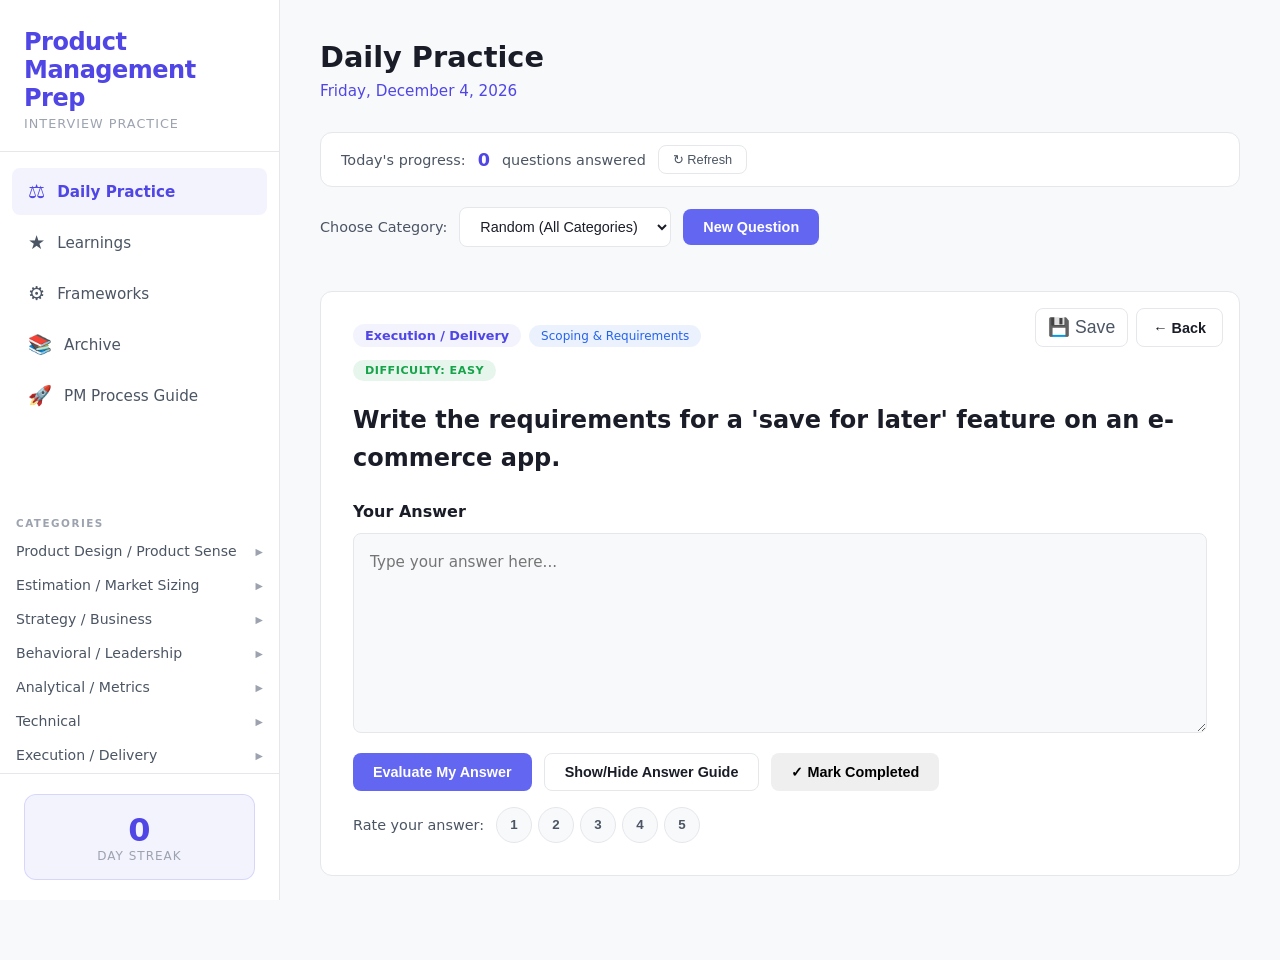
<file: index.html>
<!DOCTYPE html>
<html lang="en">
<head>
    <meta charset="UTF-8">
    <meta name="viewport" content="width=device-width, initial-scale=1.0">
    <title>Product Management Prep</title>
    <link rel="stylesheet" href="styles.css">
</head>
<body>
    <nav class="sidebar" id="sidebar">
        <div class="sidebar-header">
            <h1>Product Management Prep</h1>
            <p class="subtitle">Interview Practice</p>
        </div>
        <ul class="nav-links">
            <li><a href="#" class="nav-link active" data-page="daily"><span class="nav-icon">&#9878;</span> Daily Practice</a></li>
            <li><a href="#" class="nav-link" data-page="learnings"><span class="nav-icon">&#9733;</span> Learnings</a></li>
            <li><a href="#" class="nav-link" data-page="frameworks"><span class="nav-icon">&#9881;</span> Frameworks</a></li>
            <li><a href="#" class="nav-link" data-page="archive"><span class="nav-icon">&#128218;</span> Archive</a></li>
            <li><a href="pm-process-walkthrough.html" class="nav-link" target="_blank"><span class="nav-icon">&#128640;</span> PM Process Guide</a></li>
        </ul>

        <div class="nav-section-label">Categories</div>
        <div id="sidebarCategories"></div>

        <div class="sidebar-footer">
            <div class="streak-counter">
                <span class="streak-number" id="streakCount">0</span>
                <span class="streak-label">Day Streak</span>
            </div>
        </div>
    </nav>

    <button class="mobile-menu-toggle" id="menuToggle">&#9776;</button>

    <main class="content" id="mainContent">
        <!-- Daily Practice Page -->
        <section class="page active" id="page-daily">
            <div class="page-header">
                <h2>Daily Practice</h2>
                <p class="date-display" id="todayDate"></p>
            </div>

            <div class="daily-progress" id="dailyProgress">
                <span>Today's progress:</span>
                <span class="daily-progress-count" id="dailyCount">0</span>
                <span>questions answered</span>
                <button class="refresh-btn" id="refreshQuestionsBtn" title="Get fresh questions">&#8635; Refresh</button>
            </div>

            <div class="category-selector">
                <label for="categorySelect">Choose Category:</label>
                <select id="categorySelect">
                    <option value="random">Random (All Categories)</option>
                </select>
                <button class="btn btn-primary" id="newQuestionBtn">New Question</button>
            </div>

            <div class="question-card" id="questionCard">
                <div class="question-badge" id="questionBadge">Product Design</div>
                <div class="question-sub-badge" id="questionSubBadge">User Experience</div>
                <span class="difficulty-badge" id="difficultyBadge"></span>
                <h3 class="question-text" id="questionText">Click "New Question" to start practicing!</h3>
                <div class="difficulty-indicator" id="difficultyIndicator"></div>
            </div>

            <div class="answer-section" id="answerSection" style="display:none;">
                <div class="tips-card">
                    <h4>How to Impress the Interviewer</h4>
                    <ul id="impressTips"></ul>
                </div>

                <div class="answer-card">
                    <h4>Step-by-Step Answer Guide</h4>
                    <div id="stepByStep"></div>
                </div>

                <div class="framework-card">
                    <h4>Recommended Framework</h4>
                    <div id="frameworkSuggestion"></div>
                </div>

                <div class="resources-card">
                    <h4>Resources to Study</h4>
                    <ul id="resourcesList"></ul>
                </div>
            </div>

            <div class="practice-controls" id="practiceControls" style="display:none;">
                <h4>Your Answer</h4>
                <textarea id="userAnswer" placeholder="Type your answer here... Practice articulating your response clearly and concisely."></textarea>
                <div class="control-buttons">
                    <button class="btn btn-secondary" id="showAnswerBtn">Show Answer Guide</button>
                    <button class="archive-icon-btn" id="saveToArchiveBtn" title="Save to Archive">&#128451;</button>
                    <button class="btn btn-accent" id="nextQuestionBtn">Next Question</button>
                </div>
                <div class="self-rating">
                    <span>Rate your answer:</span>
                    <button class="rating-btn" data-rating="1">1</button>
                    <button class="rating-btn" data-rating="2">2</button>
                    <button class="rating-btn" data-rating="3">3</button>
                    <button class="rating-btn" data-rating="4">4</button>
                    <button class="rating-btn" data-rating="5">5</button>
                </div>
            </div>
        </section>

        <!-- Learnings Page -->
        <section class="page" id="page-learnings">
            <div class="page-header">
                <h2>Learnings</h2>
                <p>Everything you need to know for PM interviews, organized by category</p>
            </div>
            <div class="search-bar">
                <input type="text" id="learningsSearch" placeholder="Search topics...">
            </div>
            <div id="learningsContent"></div>
        </section>

        <!-- Frameworks Page -->
        <section class="page" id="page-frameworks">
            <div class="page-header">
                <h2>Frameworks &amp; Mental Models</h2>
                <p>Essential frameworks every PM should know</p>
            </div>
            <div id="frameworksContent"></div>
        </section>

        <!-- Archive Page -->
        <section class="page" id="page-archive">
            <div class="page-header">
                <h2>Practice Archive</h2>
                <p>Review your past practice sessions</p>
            </div>
            <div class="archive-controls">
                <select id="archiveFilter">
                    <option value="all">All Categories</option>
                </select>
                <select id="archiveTagFilter">
                    <option value="all">All Tags</option>
                </select>
                <select id="archiveSort">
                    <option value="newest">Newest First</option>
                    <option value="oldest">Oldest First</option>
                    <option value="rating-high">Highest Rated</option>
                    <option value="rating-low">Lowest Rated</option>
                </select>
                <button class="btn btn-secondary" id="exportArchiveBtn">Export Archive</button>
                <button class="btn btn-danger" id="clearArchiveBtn">Clear All</button>
            </div>
            <div class="archive-stats" id="archiveStats"></div>
            <div id="archiveList"></div>
        </section>
    </main>

    <script src="questions.js"></script>
    <script src="learnings.js"></script>
    <script src="frameworks.js"></script>
    <script src="app.js"></script>
</body>
</html>
</file>
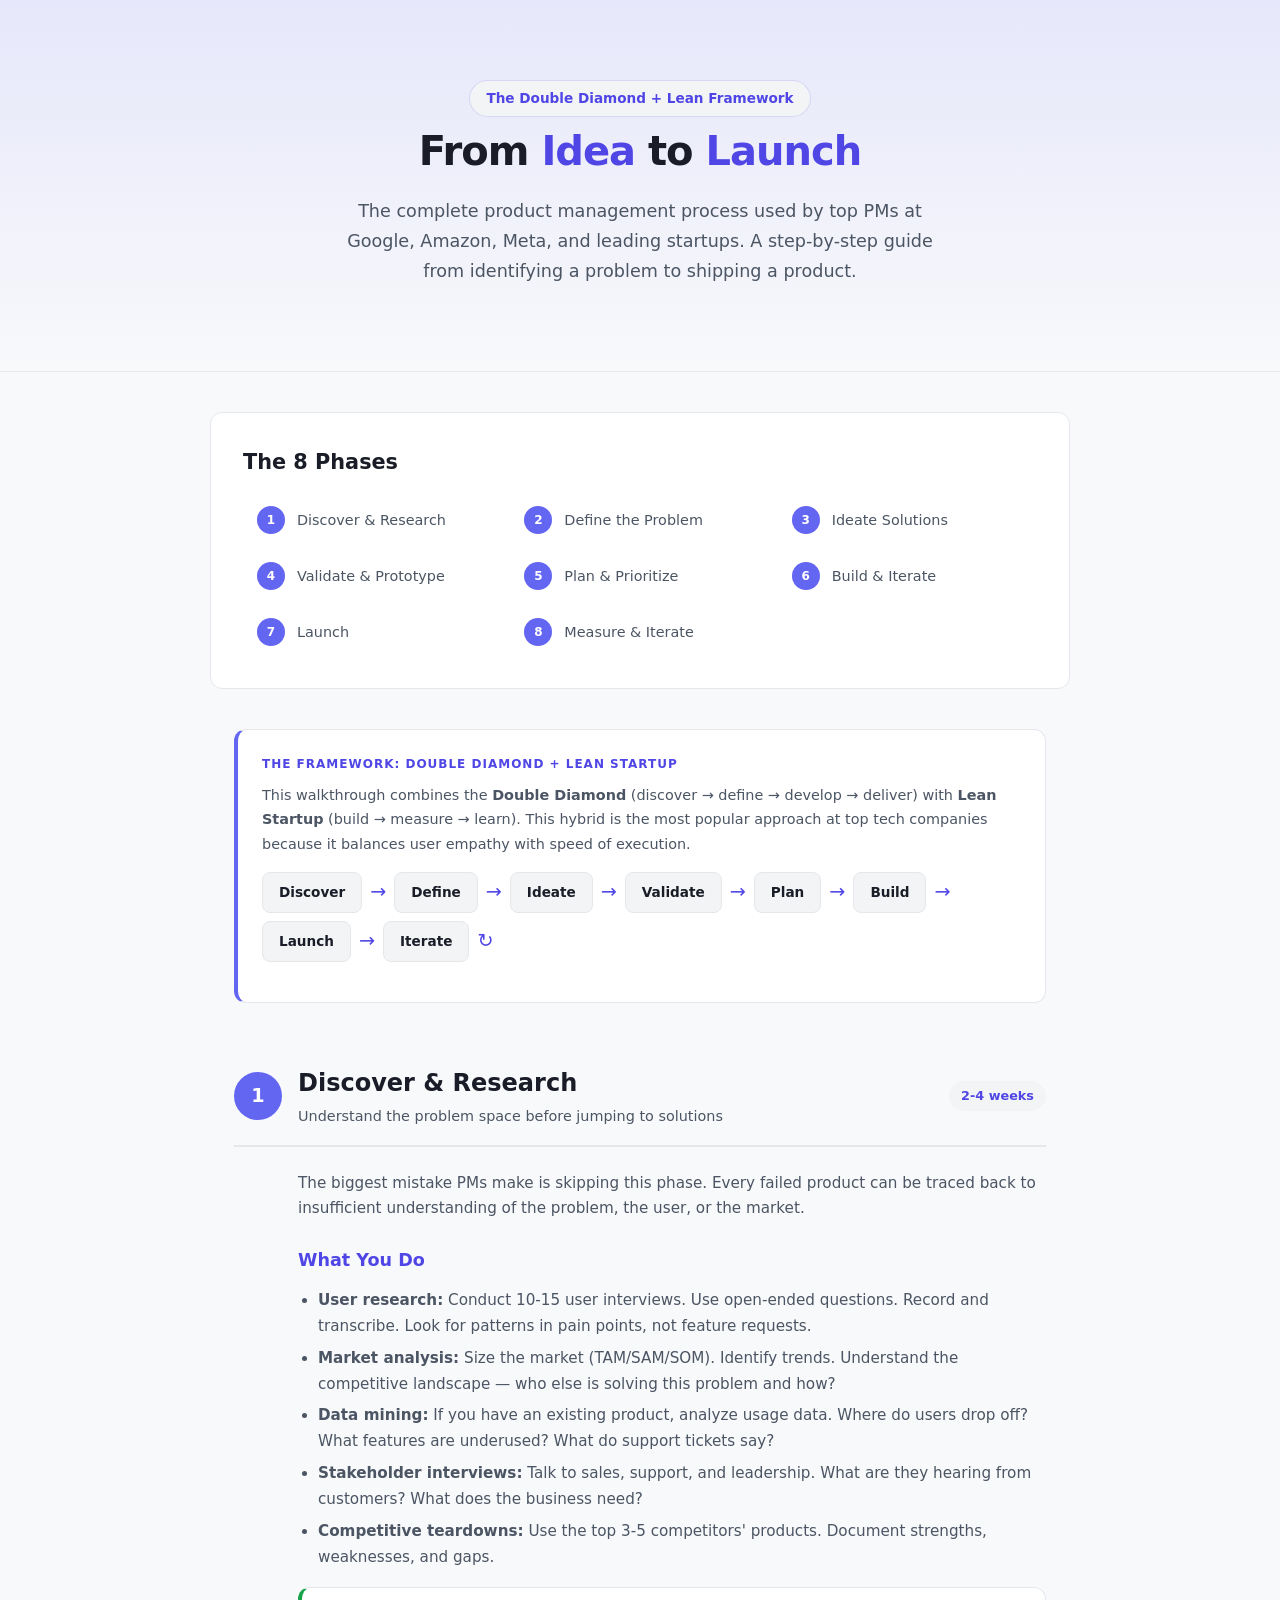
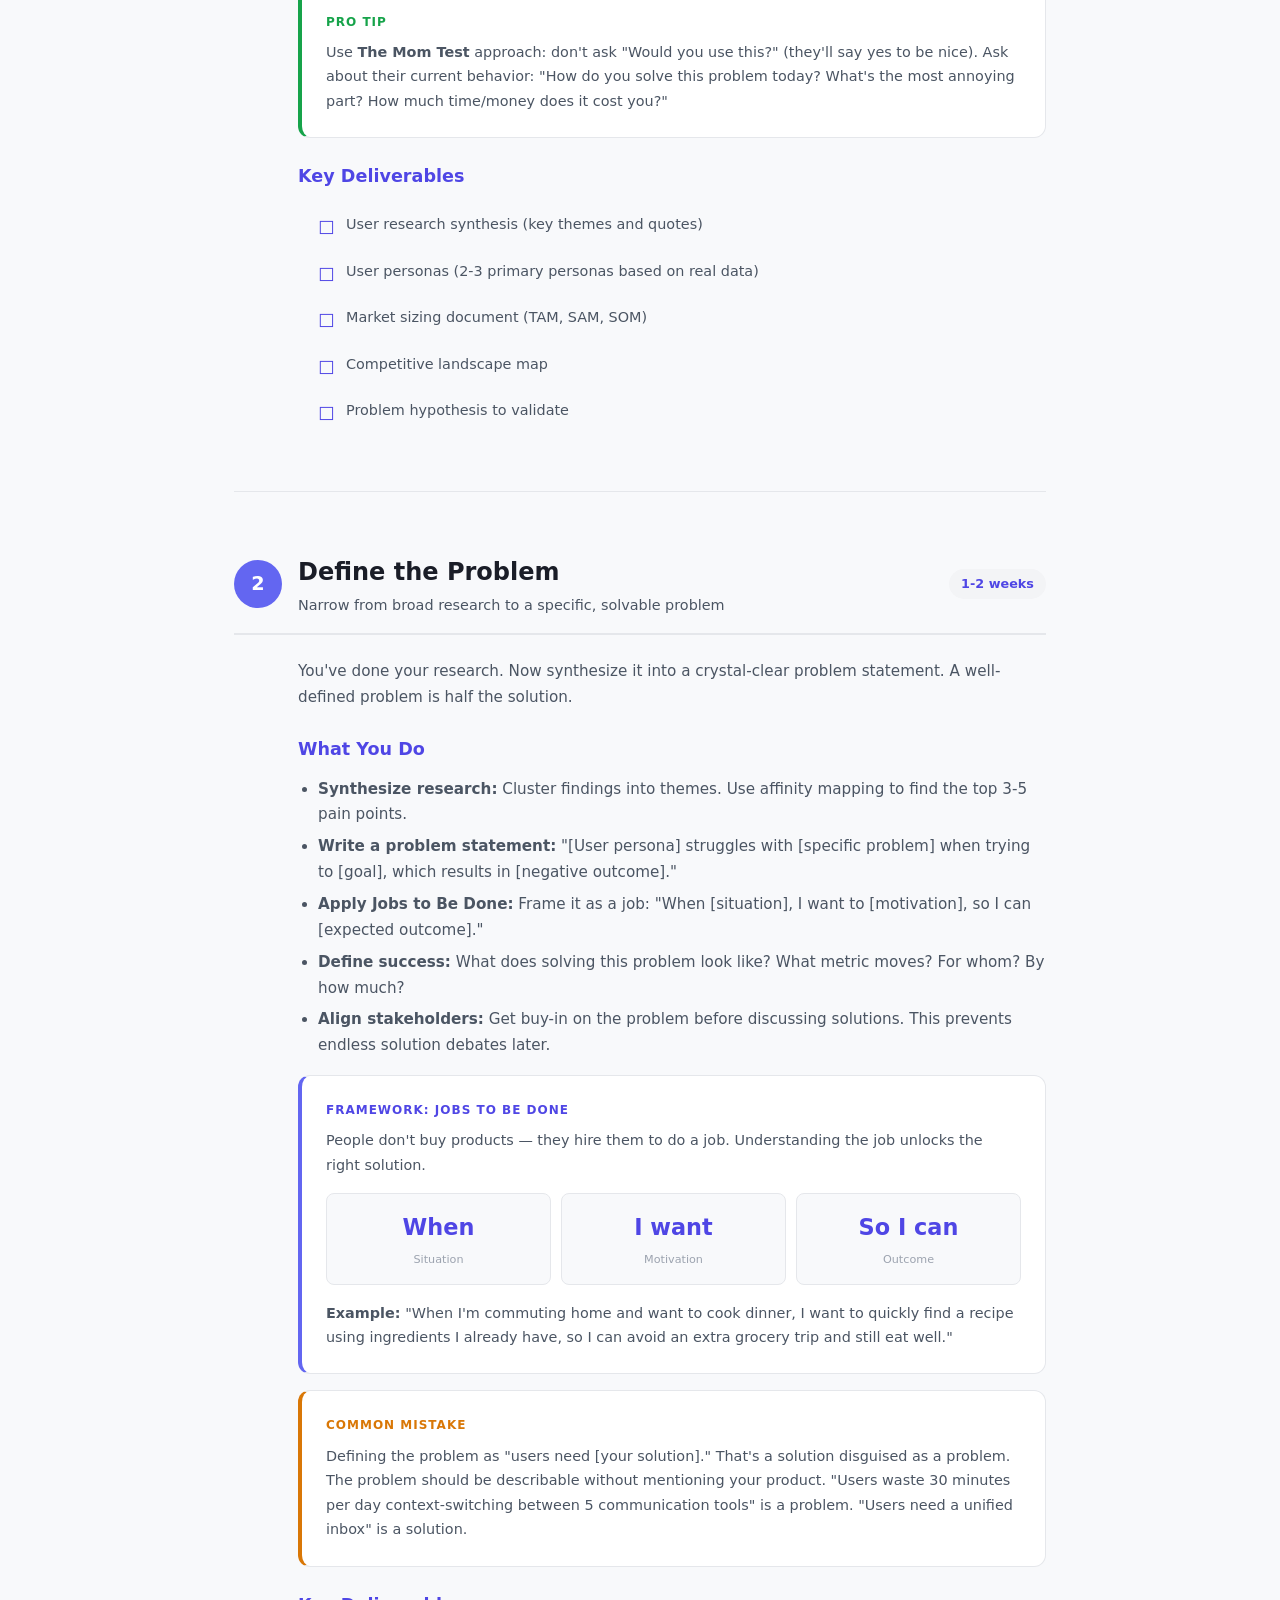
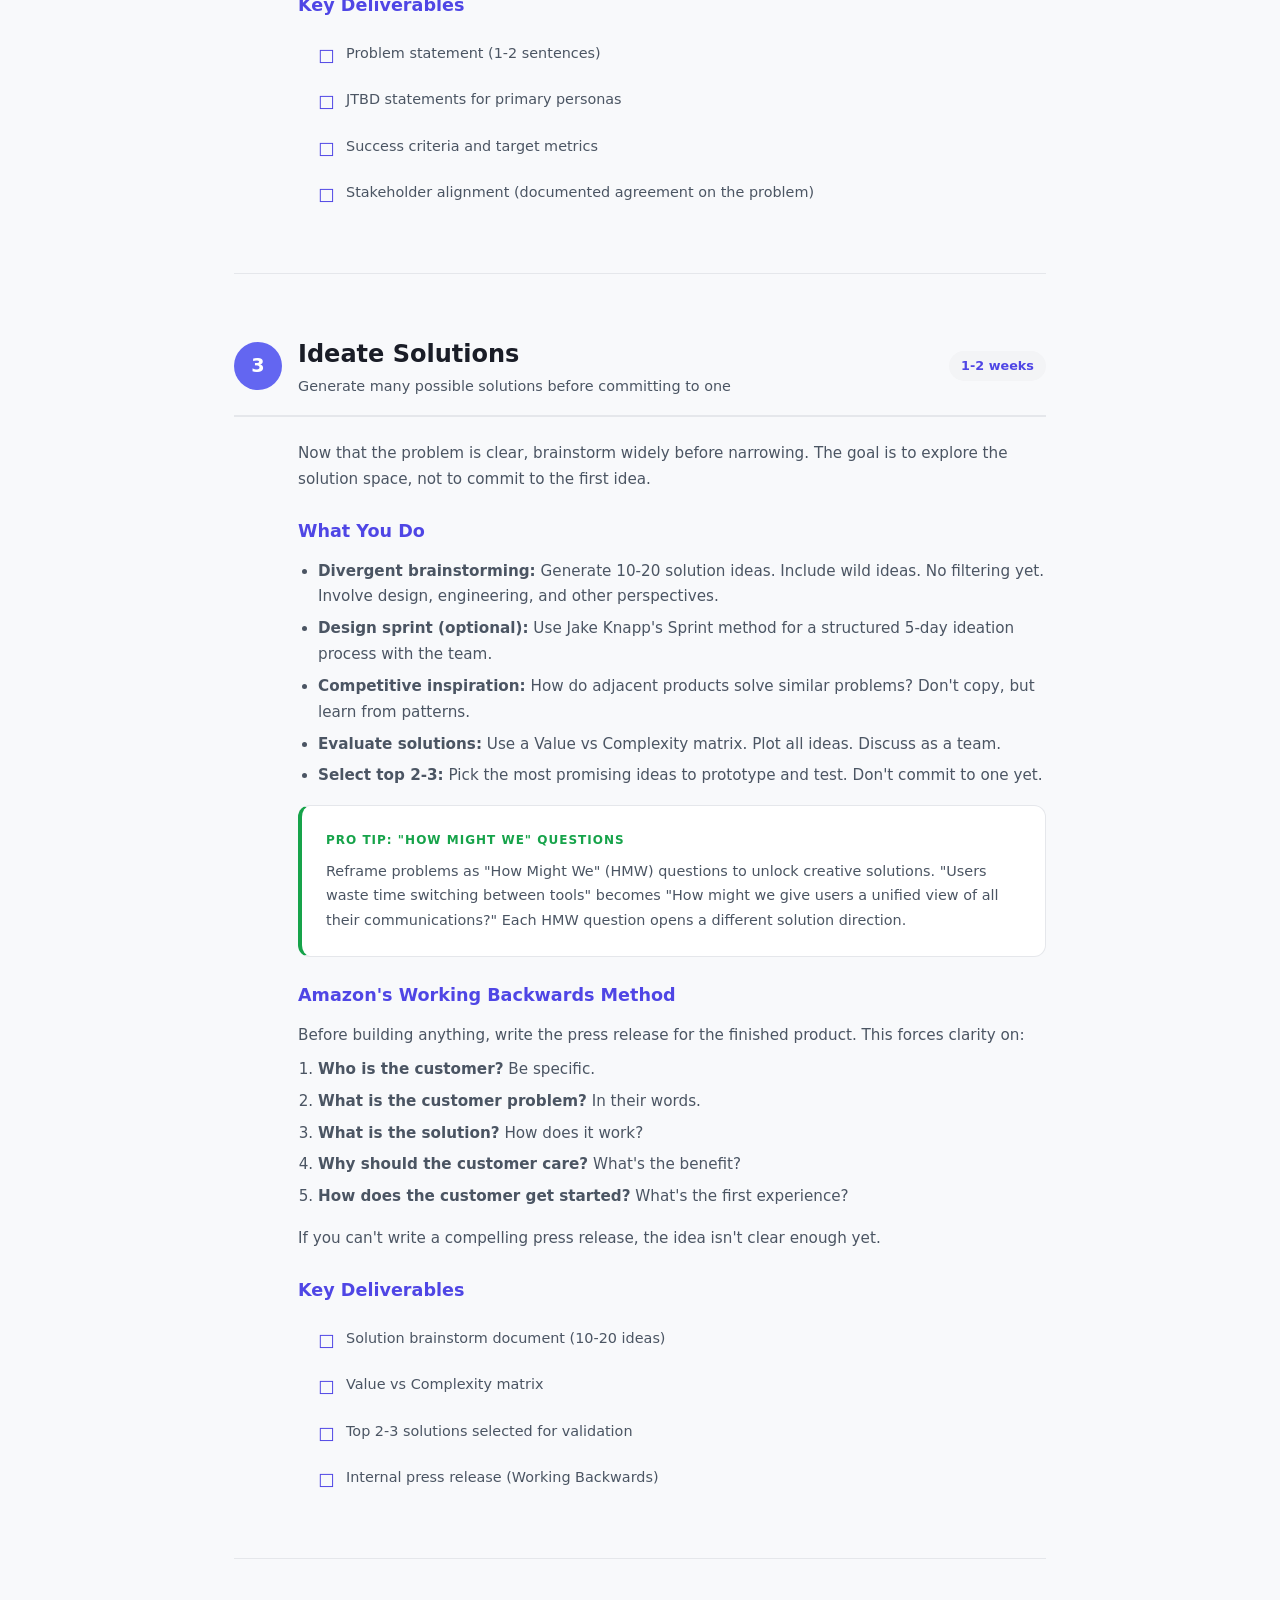
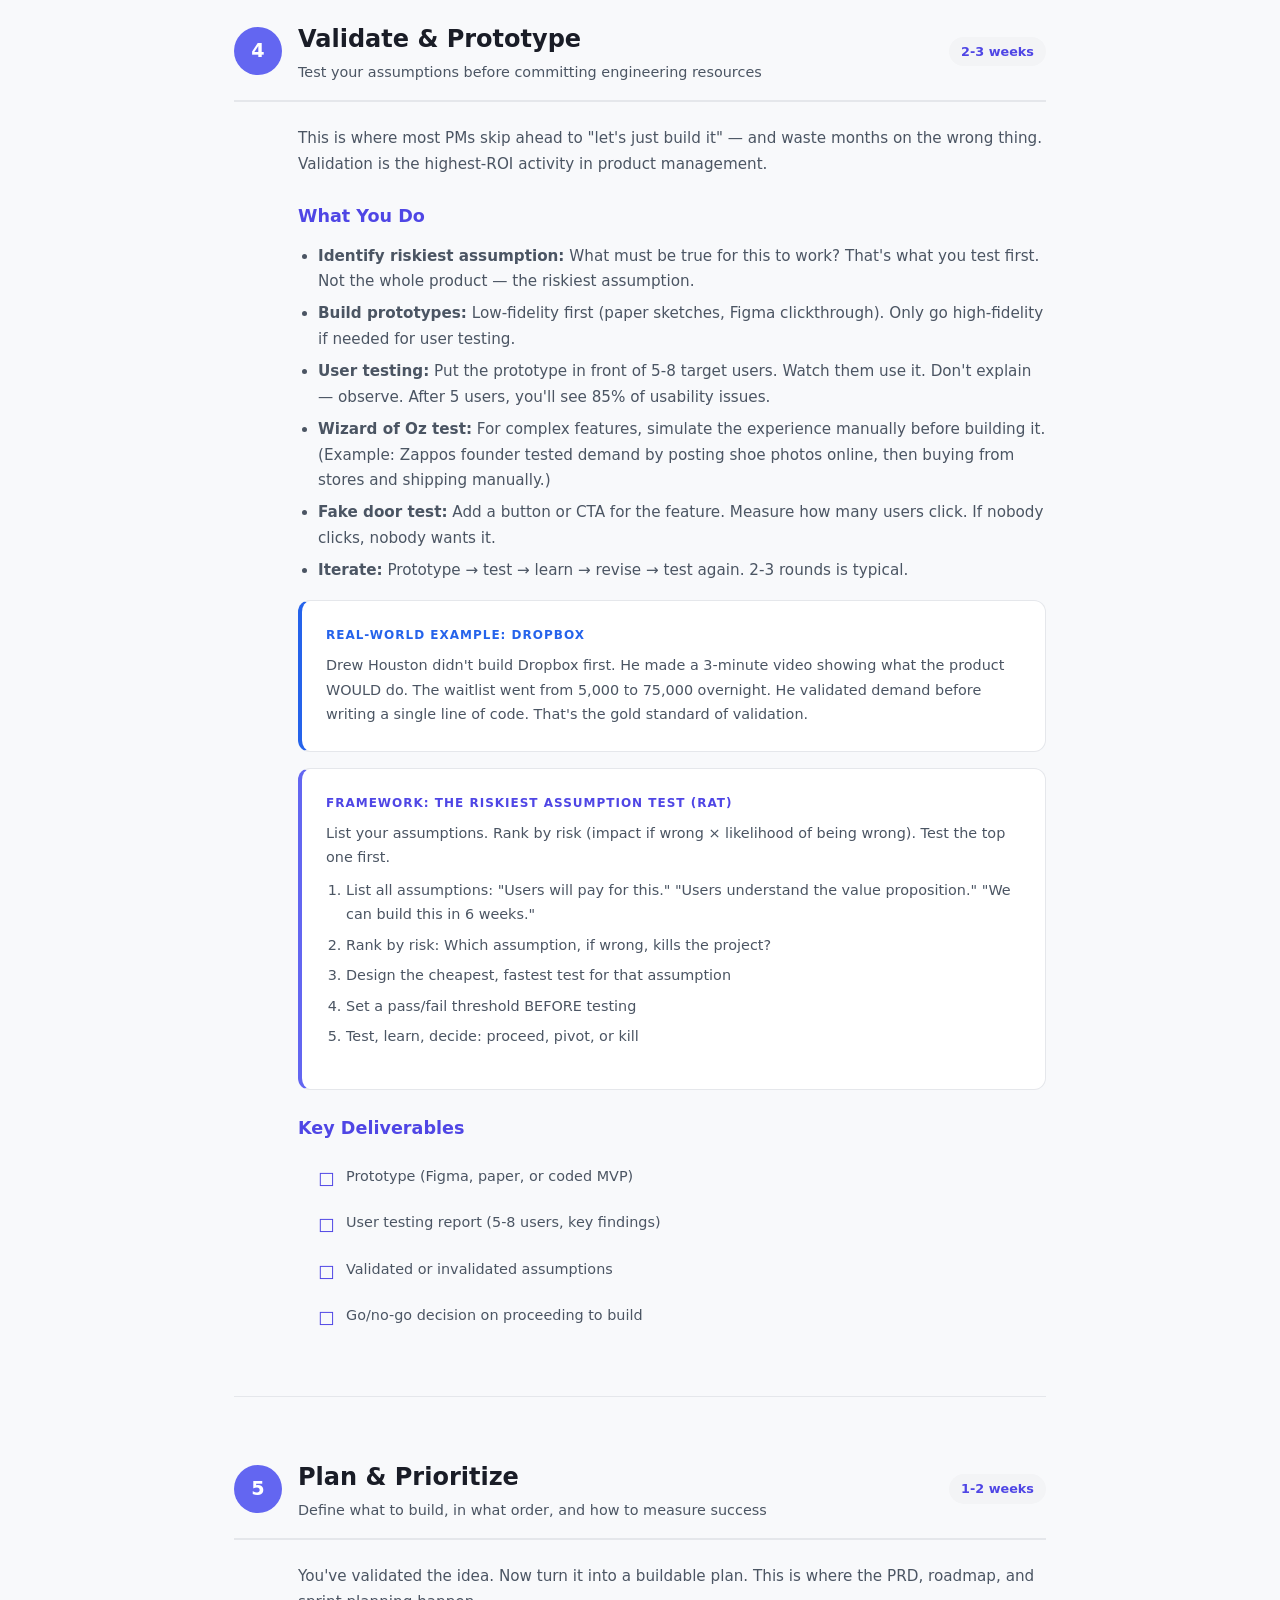
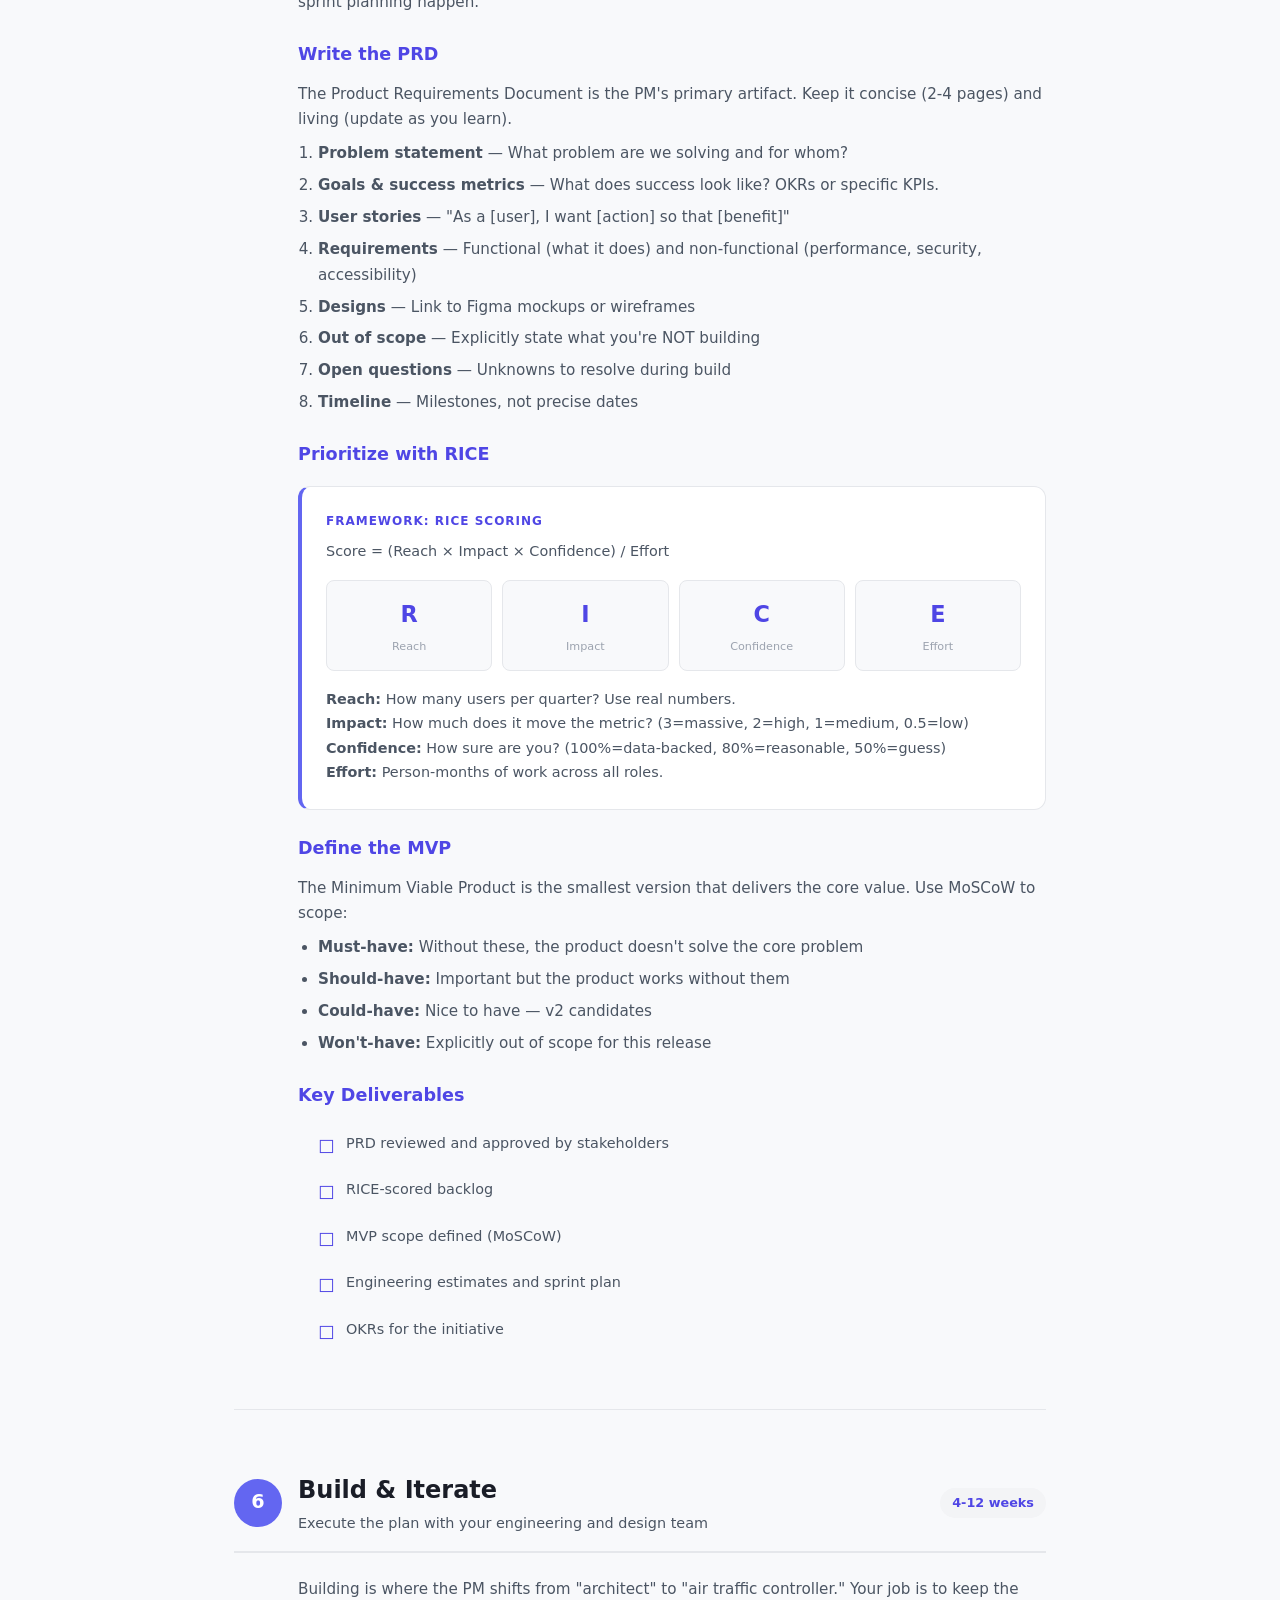
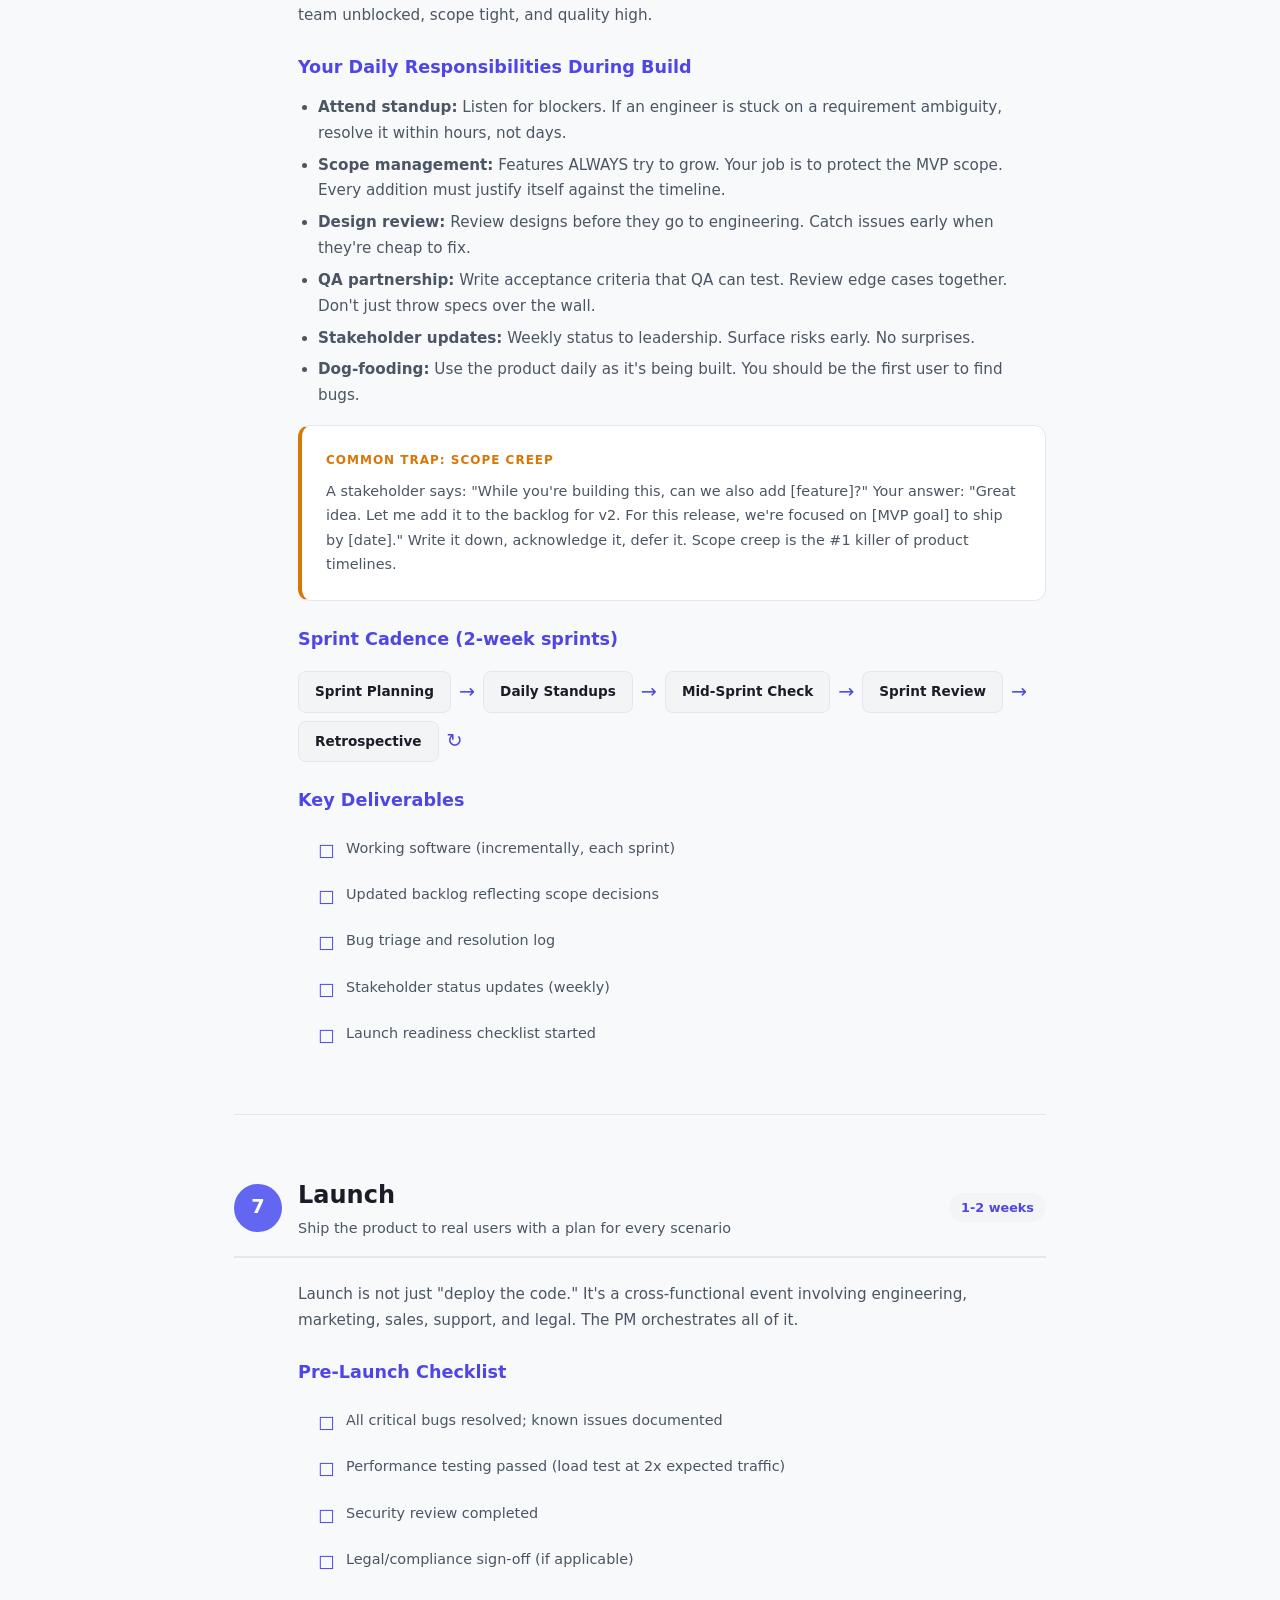
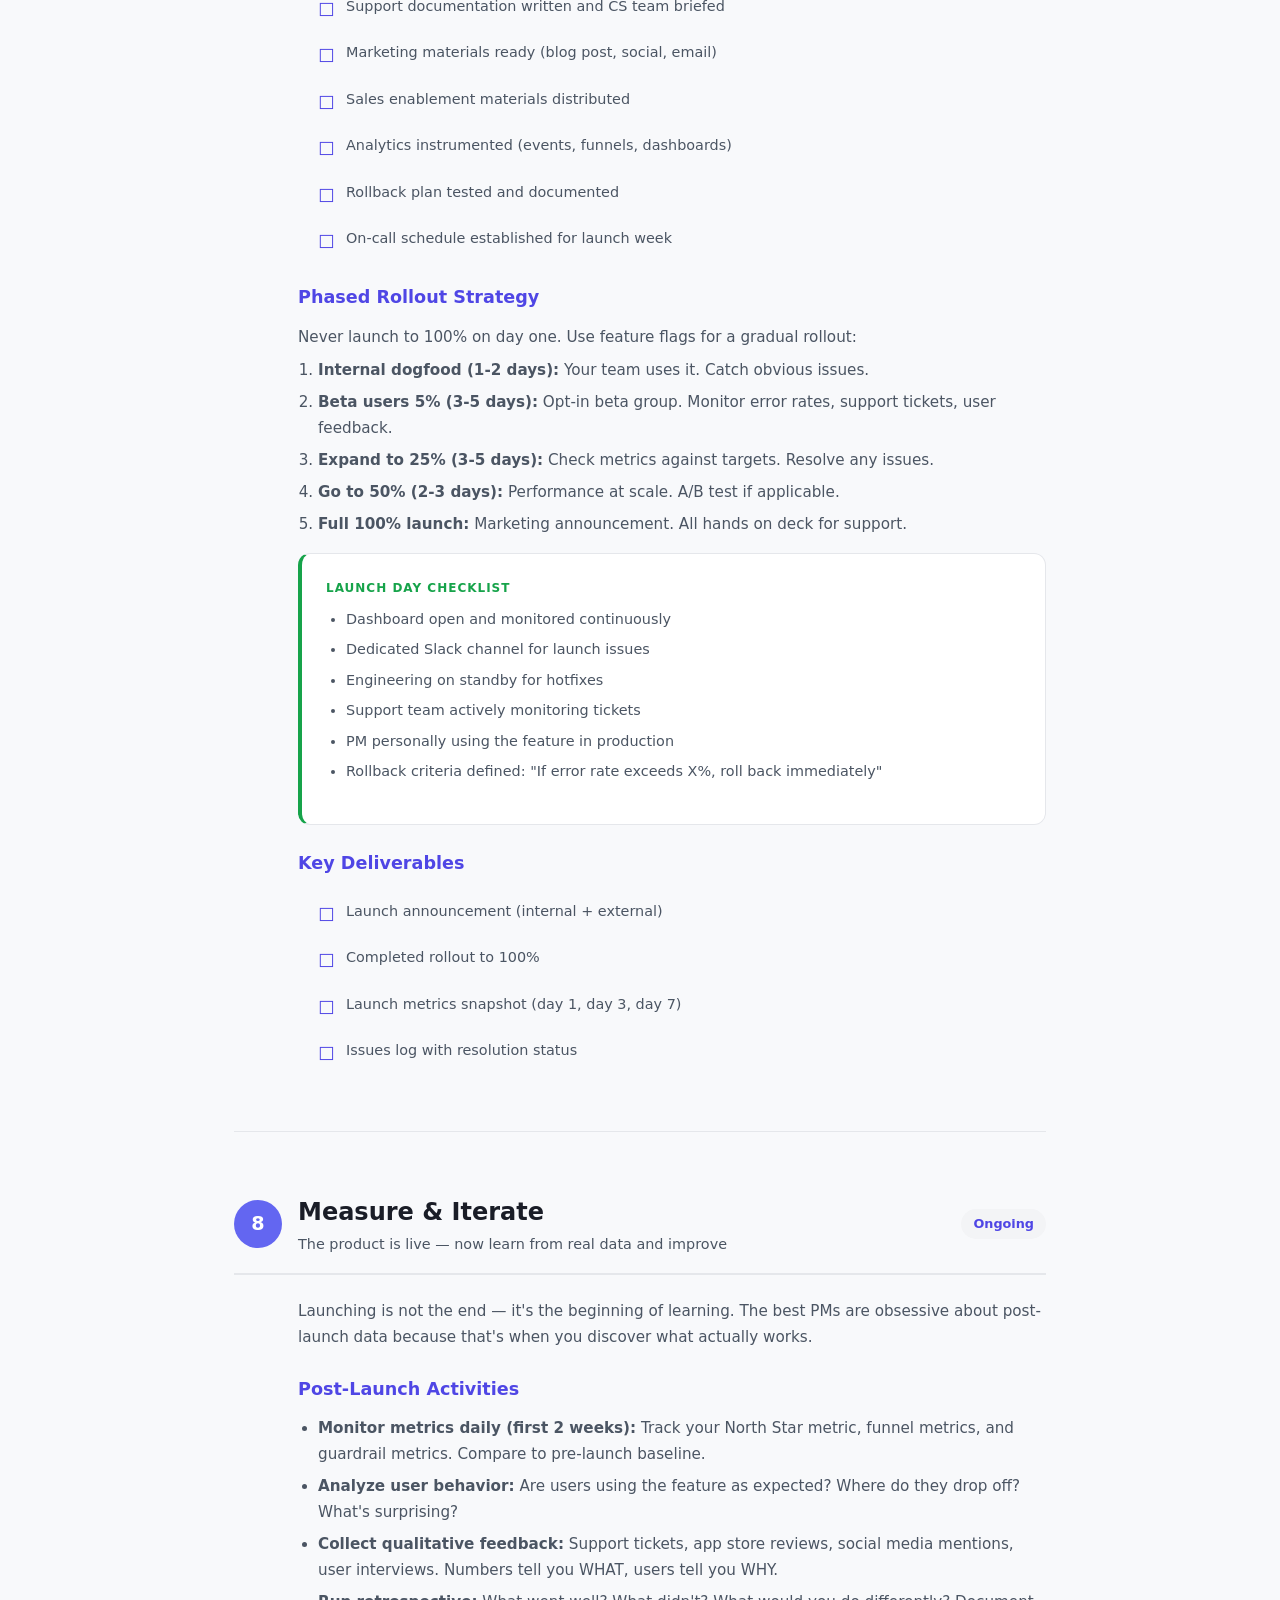
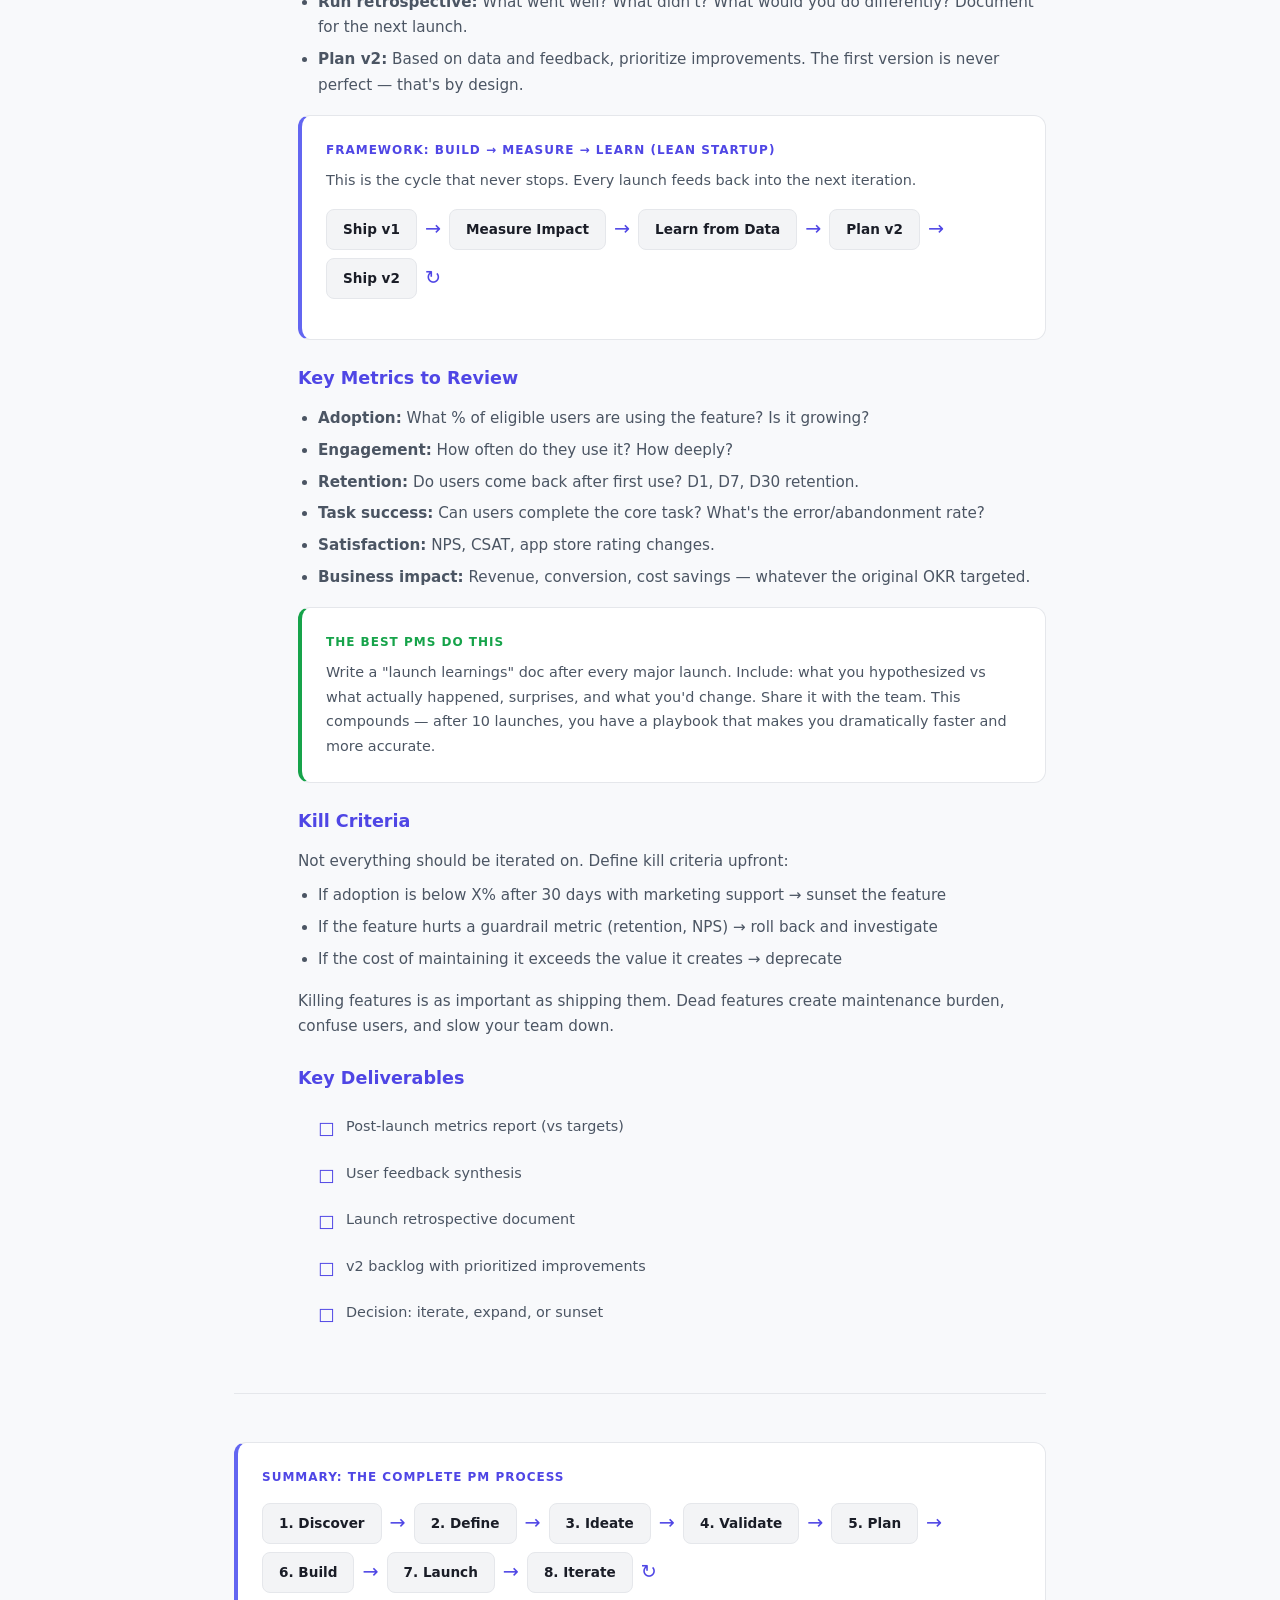
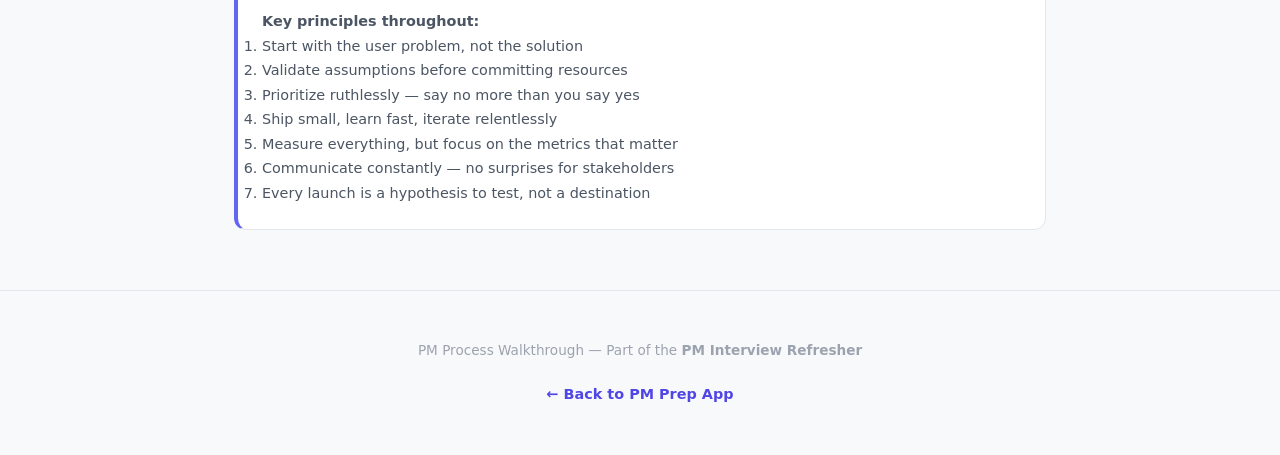
<file: pm-process-walkthrough.html>
<!DOCTYPE html>
<html lang="en">
<head>
    <meta charset="UTF-8">
    <meta name="viewport" content="width=device-width, initial-scale=1.0">
    <title>PM Process Walkthrough — From Idea to Launch</title>
    <style>
        :root {
            --bg: #f8f9fb;
            --bg2: #ffffff;
            --bg3: #f3f4f6;
            --text: #1a1d27;
            --text2: #4b5563;
            --text3: #9ca3af;
            --accent: #6366f1;
            --accent2: #4f46e5;
            --green: #16a34a;
            --yellow: #d97706;
            --blue: #2563eb;
            --red: #dc2626;
            --border: #e5e7eb;
            --radius: 12px;
        }

        * { margin: 0; padding: 0; box-sizing: border-box; }

        body {
            font-family: 'Segoe UI', system-ui, -apple-system, sans-serif;
            background: var(--bg);
            color: var(--text);
            line-height: 1.7;
        }

        .hero {
            text-align: center;
            padding: 80px 20px 60px;
            background: linear-gradient(180deg, rgba(99,102,241,0.12) 0%, transparent 100%);
            border-bottom: 1px solid var(--border);
        }

        .hero h1 {
            font-size: 2.5rem;
            font-weight: 800;
            margin-bottom: 12px;
            letter-spacing: -1px;
        }

        .hero h1 span { color: var(--accent2); }

        .hero p {
            color: var(--text2);
            font-size: 1.1rem;
            max-width: 600px;
            margin: 0 auto 24px;
        }

        .hero .badge {
            display: inline-block;
            background: var(--bg3);
            color: var(--accent2);
            padding: 6px 16px;
            border-radius: 20px;
            font-size: 0.85rem;
            font-weight: 600;
            border: 1px solid rgba(99,102,241,0.2);
        }

        .container {
            max-width: 860px;
            margin: 0 auto;
            padding: 0 24px;
        }

        /* Table of Contents */
        .toc {
            background: var(--bg2);
            border: 1px solid var(--border);
            border-radius: var(--radius);
            padding: 32px;
            margin: 40px auto;
            max-width: 860px;
        }

        .toc h2 { font-size: 1.3rem; margin-bottom: 16px; }

        .toc-grid {
            display: grid;
            grid-template-columns: repeat(auto-fit, minmax(240px, 1fr));
            gap: 8px;
        }

        .toc-item {
            display: flex;
            align-items: center;
            gap: 12px;
            padding: 10px 14px;
            border-radius: 8px;
            text-decoration: none;
            color: var(--text2);
            transition: all 0.2s;
            font-size: 0.9rem;
        }

        .toc-item:hover { background: var(--bg3); color: var(--text); }

        .toc-num {
            width: 28px;
            height: 28px;
            background: var(--accent);
            color: white;
            border-radius: 50%;
            display: flex;
            align-items: center;
            justify-content: center;
            font-weight: 700;
            font-size: 0.75rem;
            flex-shrink: 0;
        }

        /* Phase Sections */
        .phase {
            margin: 60px auto;
            max-width: 860px;
        }

        .phase-header {
            display: flex;
            align-items: center;
            gap: 16px;
            margin-bottom: 24px;
            padding-bottom: 16px;
            border-bottom: 2px solid var(--border);
        }

        .phase-number {
            width: 48px;
            height: 48px;
            background: var(--accent);
            color: white;
            border-radius: 50%;
            display: flex;
            align-items: center;
            justify-content: center;
            font-weight: 800;
            font-size: 1.2rem;
            flex-shrink: 0;
        }

        .phase-header h2 { font-size: 1.5rem; font-weight: 700; }
        .phase-header p { color: var(--text2); font-size: 0.9rem; }

        .phase-duration {
            margin-left: auto;
            background: var(--bg3);
            color: var(--accent2);
            padding: 4px 12px;
            border-radius: 16px;
            font-size: 0.8rem;
            font-weight: 600;
            white-space: nowrap;
        }

        .phase-content { padding-left: 64px; }
        @media (max-width: 600px) { .phase-content { padding-left: 0; } }

        .phase-content h3 {
            font-size: 1.1rem;
            margin: 24px 0 12px;
            color: var(--accent2);
        }

        .phase-content p, .phase-content li {
            color: var(--text2);
            font-size: 0.95rem;
            line-height: 1.7;
        }

        .phase-content ul, .phase-content ol {
            padding-left: 20px;
            margin: 8px 0 16px;
        }

        .phase-content li { margin-bottom: 6px; }

        /* Cards */
        .card {
            background: var(--bg2);
            border: 1px solid var(--border);
            border-radius: var(--radius);
            padding: 24px;
            margin: 16px 0;
        }

        .card.tip { border-left: 4px solid var(--green); }
        .card.warning { border-left: 4px solid var(--yellow); }
        .card.framework { border-left: 4px solid var(--accent); }
        .card.example { border-left: 4px solid var(--blue); }

        .card-label {
            font-size: 0.75rem;
            font-weight: 700;
            text-transform: uppercase;
            letter-spacing: 1px;
            margin-bottom: 8px;
        }

        .card.tip .card-label { color: var(--green); }
        .card.warning .card-label { color: var(--yellow); }
        .card.framework .card-label { color: var(--accent2); }
        .card.example .card-label { color: var(--blue); }

        .card p, .card li { color: var(--text2); font-size: 0.9rem; }

        /* Framework Visual */
        .fw-grid {
            display: grid;
            grid-template-columns: repeat(auto-fit, minmax(100px, 1fr));
            gap: 10px;
            margin: 16px 0;
        }

        .fw-item {
            background: var(--bg);
            border: 1px solid var(--border);
            border-radius: 8px;
            padding: 14px 8px;
            text-align: center;
        }

        .fw-item .letter { font-size: 1.4rem; font-weight: 800; color: var(--accent2); }
        .fw-item .label { font-size: 0.7rem; color: var(--text3); margin-top: 4px; }

        /* Checklist */
        .checklist { list-style: none; padding: 0; }
        .checklist li {
            padding: 8px 0 8px 28px;
            position: relative;
            color: var(--text2);
            font-size: 0.9rem;
        }
        .checklist li::before {
            content: "□";
            position: absolute;
            left: 0;
            color: var(--accent2);
            font-size: 1.1rem;
        }

        /* Divider */
        .divider {
            border: none;
            height: 1px;
            background: var(--border);
            margin: 48px 0;
        }

        /* Flow diagram */
        .flow {
            display: flex;
            flex-wrap: wrap;
            gap: 8px;
            align-items: center;
            margin: 16px 0;
        }

        .flow-step {
            background: var(--bg3);
            border: 1px solid var(--border);
            padding: 8px 16px;
            border-radius: 8px;
            font-size: 0.85rem;
            font-weight: 600;
            color: var(--text);
        }

        .flow-arrow { color: var(--accent2); font-size: 1.2rem; }

        /* Footer */
        .footer {
            text-align: center;
            padding: 48px 20px;
            border-top: 1px solid var(--border);
            margin-top: 60px;
            color: var(--text3);
            font-size: 0.85rem;
        }

        .footer a { color: var(--accent2); text-decoration: none; }

        .back-link {
            display: inline-block;
            margin-top: 20px;
            color: var(--accent2);
            text-decoration: none;
            font-weight: 600;
            font-size: 0.9rem;
        }

        .back-link:hover { text-decoration: underline; }
    </style>
</head>
<body>

<div class="hero">
    <span class="badge">The Double Diamond + Lean Framework</span>
    <h1>From <span>Idea</span> to <span>Launch</span></h1>
    <p>The complete product management process used by top PMs at Google, Amazon, Meta, and leading startups. A step-by-step guide from identifying a problem to shipping a product.</p>
</div>

<div class="toc container">
    <h2>The 8 Phases</h2>
    <div class="toc-grid">
        <a href="#phase1" class="toc-item"><span class="toc-num">1</span> Discover &amp; Research</a>
        <a href="#phase2" class="toc-item"><span class="toc-num">2</span> Define the Problem</a>
        <a href="#phase3" class="toc-item"><span class="toc-num">3</span> Ideate Solutions</a>
        <a href="#phase4" class="toc-item"><span class="toc-num">4</span> Validate &amp; Prototype</a>
        <a href="#phase5" class="toc-item"><span class="toc-num">5</span> Plan &amp; Prioritize</a>
        <a href="#phase6" class="toc-item"><span class="toc-num">6</span> Build &amp; Iterate</a>
        <a href="#phase7" class="toc-item"><span class="toc-num">7</span> Launch</a>
        <a href="#phase8" class="toc-item"><span class="toc-num">8</span> Measure &amp; Iterate</a>
    </div>
</div>

<div class="container">

    <div class="card framework">
        <div class="card-label">The Framework: Double Diamond + Lean Startup</div>
        <p>This walkthrough combines the <strong>Double Diamond</strong> (discover → define → develop → deliver) with <strong>Lean Startup</strong> (build → measure → learn). This hybrid is the most popular approach at top tech companies because it balances user empathy with speed of execution.</p>
        <div class="flow">
            <div class="flow-step">Discover</div><span class="flow-arrow">→</span>
            <div class="flow-step">Define</div><span class="flow-arrow">→</span>
            <div class="flow-step">Ideate</div><span class="flow-arrow">→</span>
            <div class="flow-step">Validate</div><span class="flow-arrow">→</span>
            <div class="flow-step">Plan</div><span class="flow-arrow">→</span>
            <div class="flow-step">Build</div><span class="flow-arrow">→</span>
            <div class="flow-step">Launch</div><span class="flow-arrow">→</span>
            <div class="flow-step">Iterate</div><span class="flow-arrow">↻</span>
        </div>
    </div>

    <!-- Phase 1 -->
    <div class="phase" id="phase1">
        <div class="phase-header">
            <div class="phase-number">1</div>
            <div>
                <h2>Discover &amp; Research</h2>
                <p>Understand the problem space before jumping to solutions</p>
            </div>
            <span class="phase-duration">2-4 weeks</span>
        </div>
        <div class="phase-content">
            <p>The biggest mistake PMs make is skipping this phase. Every failed product can be traced back to insufficient understanding of the problem, the user, or the market.</p>

            <h3>What You Do</h3>
            <ul>
                <li><strong>User research:</strong> Conduct 10-15 user interviews. Use open-ended questions. Record and transcribe. Look for patterns in pain points, not feature requests.</li>
                <li><strong>Market analysis:</strong> Size the market (TAM/SAM/SOM). Identify trends. Understand the competitive landscape — who else is solving this problem and how?</li>
                <li><strong>Data mining:</strong> If you have an existing product, analyze usage data. Where do users drop off? What features are underused? What do support tickets say?</li>
                <li><strong>Stakeholder interviews:</strong> Talk to sales, support, and leadership. What are they hearing from customers? What does the business need?</li>
                <li><strong>Competitive teardowns:</strong> Use the top 3-5 competitors' products. Document strengths, weaknesses, and gaps.</li>
            </ul>

            <div class="card tip">
                <div class="card-label">Pro Tip</div>
                <p>Use <strong>The Mom Test</strong> approach: don't ask "Would you use this?" (they'll say yes to be nice). Ask about their current behavior: "How do you solve this problem today? What's the most annoying part? How much time/money does it cost you?"</p>
            </div>

            <h3>Key Deliverables</h3>
            <ul class="checklist">
                <li>User research synthesis (key themes and quotes)</li>
                <li>User personas (2-3 primary personas based on real data)</li>
                <li>Market sizing document (TAM, SAM, SOM)</li>
                <li>Competitive landscape map</li>
                <li>Problem hypothesis to validate</li>
            </ul>
        </div>
    </div>

    <hr class="divider">

    <!-- Phase 2 -->
    <div class="phase" id="phase2">
        <div class="phase-header">
            <div class="phase-number">2</div>
            <div>
                <h2>Define the Problem</h2>
                <p>Narrow from broad research to a specific, solvable problem</p>
            </div>
            <span class="phase-duration">1-2 weeks</span>
        </div>
        <div class="phase-content">
            <p>You've done your research. Now synthesize it into a crystal-clear problem statement. A well-defined problem is half the solution.</p>

            <h3>What You Do</h3>
            <ul>
                <li><strong>Synthesize research:</strong> Cluster findings into themes. Use affinity mapping to find the top 3-5 pain points.</li>
                <li><strong>Write a problem statement:</strong> "[User persona] struggles with [specific problem] when trying to [goal], which results in [negative outcome]."</li>
                <li><strong>Apply Jobs to Be Done:</strong> Frame it as a job: "When [situation], I want to [motivation], so I can [expected outcome]."</li>
                <li><strong>Define success:</strong> What does solving this problem look like? What metric moves? For whom? By how much?</li>
                <li><strong>Align stakeholders:</strong> Get buy-in on the problem before discussing solutions. This prevents endless solution debates later.</li>
            </ul>

            <div class="card framework">
                <div class="card-label">Framework: Jobs to Be Done</div>
                <p>People don't buy products — they hire them to do a job. Understanding the job unlocks the right solution.</p>
                <div class="fw-grid">
                    <div class="fw-item"><div class="letter">When</div><div class="label">Situation</div></div>
                    <div class="fw-item"><div class="letter">I want</div><div class="label">Motivation</div></div>
                    <div class="fw-item"><div class="letter">So I can</div><div class="label">Outcome</div></div>
                </div>
                <p><strong>Example:</strong> "When I'm commuting home and want to cook dinner, I want to quickly find a recipe using ingredients I already have, so I can avoid an extra grocery trip and still eat well."</p>
            </div>

            <div class="card warning">
                <div class="card-label">Common Mistake</div>
                <p>Defining the problem as "users need [your solution]." That's a solution disguised as a problem. The problem should be describable without mentioning your product. "Users waste 30 minutes per day context-switching between 5 communication tools" is a problem. "Users need a unified inbox" is a solution.</p>
            </div>

            <h3>Key Deliverables</h3>
            <ul class="checklist">
                <li>Problem statement (1-2 sentences)</li>
                <li>JTBD statements for primary personas</li>
                <li>Success criteria and target metrics</li>
                <li>Stakeholder alignment (documented agreement on the problem)</li>
            </ul>
        </div>
    </div>

    <hr class="divider">

    <!-- Phase 3 -->
    <div class="phase" id="phase3">
        <div class="phase-header">
            <div class="phase-number">3</div>
            <div>
                <h2>Ideate Solutions</h2>
                <p>Generate many possible solutions before committing to one</p>
            </div>
            <span class="phase-duration">1-2 weeks</span>
        </div>
        <div class="phase-content">
            <p>Now that the problem is clear, brainstorm widely before narrowing. The goal is to explore the solution space, not to commit to the first idea.</p>

            <h3>What You Do</h3>
            <ul>
                <li><strong>Divergent brainstorming:</strong> Generate 10-20 solution ideas. Include wild ideas. No filtering yet. Involve design, engineering, and other perspectives.</li>
                <li><strong>Design sprint (optional):</strong> Use Jake Knapp's Sprint method for a structured 5-day ideation process with the team.</li>
                <li><strong>Competitive inspiration:</strong> How do adjacent products solve similar problems? Don't copy, but learn from patterns.</li>
                <li><strong>Evaluate solutions:</strong> Use a Value vs Complexity matrix. Plot all ideas. Discuss as a team.</li>
                <li><strong>Select top 2-3:</strong> Pick the most promising ideas to prototype and test. Don't commit to one yet.</li>
            </ul>

            <div class="card tip">
                <div class="card-label">Pro Tip: "How Might We" Questions</div>
                <p>Reframe problems as "How Might We" (HMW) questions to unlock creative solutions. "Users waste time switching between tools" becomes "How might we give users a unified view of all their communications?" Each HMW question opens a different solution direction.</p>
            </div>

            <h3>Amazon's Working Backwards Method</h3>
            <p>Before building anything, write the press release for the finished product. This forces clarity on:</p>
            <ol>
                <li><strong>Who is the customer?</strong> Be specific.</li>
                <li><strong>What is the customer problem?</strong> In their words.</li>
                <li><strong>What is the solution?</strong> How does it work?</li>
                <li><strong>Why should the customer care?</strong> What's the benefit?</li>
                <li><strong>How does the customer get started?</strong> What's the first experience?</li>
            </ol>
            <p>If you can't write a compelling press release, the idea isn't clear enough yet.</p>

            <h3>Key Deliverables</h3>
            <ul class="checklist">
                <li>Solution brainstorm document (10-20 ideas)</li>
                <li>Value vs Complexity matrix</li>
                <li>Top 2-3 solutions selected for validation</li>
                <li>Internal press release (Working Backwards)</li>
            </ul>
        </div>
    </div>

    <hr class="divider">

    <!-- Phase 4 -->
    <div class="phase" id="phase4">
        <div class="phase-header">
            <div class="phase-number">4</div>
            <div>
                <h2>Validate &amp; Prototype</h2>
                <p>Test your assumptions before committing engineering resources</p>
            </div>
            <span class="phase-duration">2-3 weeks</span>
        </div>
        <div class="phase-content">
            <p>This is where most PMs skip ahead to "let's just build it" — and waste months on the wrong thing. Validation is the highest-ROI activity in product management.</p>

            <h3>What You Do</h3>
            <ul>
                <li><strong>Identify riskiest assumption:</strong> What must be true for this to work? That's what you test first. Not the whole product — the riskiest assumption.</li>
                <li><strong>Build prototypes:</strong> Low-fidelity first (paper sketches, Figma clickthrough). Only go high-fidelity if needed for user testing.</li>
                <li><strong>User testing:</strong> Put the prototype in front of 5-8 target users. Watch them use it. Don't explain — observe. After 5 users, you'll see 85% of usability issues.</li>
                <li><strong>Wizard of Oz test:</strong> For complex features, simulate the experience manually before building it. (Example: Zappos founder tested demand by posting shoe photos online, then buying from stores and shipping manually.)</li>
                <li><strong>Fake door test:</strong> Add a button or CTA for the feature. Measure how many users click. If nobody clicks, nobody wants it.</li>
                <li><strong>Iterate:</strong> Prototype → test → learn → revise → test again. 2-3 rounds is typical.</li>
            </ul>

            <div class="card example">
                <div class="card-label">Real-World Example: Dropbox</div>
                <p>Drew Houston didn't build Dropbox first. He made a 3-minute video showing what the product WOULD do. The waitlist went from 5,000 to 75,000 overnight. He validated demand before writing a single line of code. That's the gold standard of validation.</p>
            </div>

            <div class="card framework">
                <div class="card-label">Framework: The Riskiest Assumption Test (RAT)</div>
                <p>List your assumptions. Rank by risk (impact if wrong × likelihood of being wrong). Test the top one first.</p>
                <ol>
                    <li>List all assumptions: "Users will pay for this." "Users understand the value proposition." "We can build this in 6 weeks."</li>
                    <li>Rank by risk: Which assumption, if wrong, kills the project?</li>
                    <li>Design the cheapest, fastest test for that assumption</li>
                    <li>Set a pass/fail threshold BEFORE testing</li>
                    <li>Test, learn, decide: proceed, pivot, or kill</li>
                </ol>
            </div>

            <h3>Key Deliverables</h3>
            <ul class="checklist">
                <li>Prototype (Figma, paper, or coded MVP)</li>
                <li>User testing report (5-8 users, key findings)</li>
                <li>Validated or invalidated assumptions</li>
                <li>Go/no-go decision on proceeding to build</li>
            </ul>
        </div>
    </div>

    <hr class="divider">

    <!-- Phase 5 -->
    <div class="phase" id="phase5">
        <div class="phase-header">
            <div class="phase-number">5</div>
            <div>
                <h2>Plan &amp; Prioritize</h2>
                <p>Define what to build, in what order, and how to measure success</p>
            </div>
            <span class="phase-duration">1-2 weeks</span>
        </div>
        <div class="phase-content">
            <p>You've validated the idea. Now turn it into a buildable plan. This is where the PRD, roadmap, and sprint planning happen.</p>

            <h3>Write the PRD</h3>
            <p>The Product Requirements Document is the PM's primary artifact. Keep it concise (2-4 pages) and living (update as you learn).</p>
            <ol>
                <li><strong>Problem statement</strong> — What problem are we solving and for whom?</li>
                <li><strong>Goals &amp; success metrics</strong> — What does success look like? OKRs or specific KPIs.</li>
                <li><strong>User stories</strong> — "As a [user], I want [action] so that [benefit]"</li>
                <li><strong>Requirements</strong> — Functional (what it does) and non-functional (performance, security, accessibility)</li>
                <li><strong>Designs</strong> — Link to Figma mockups or wireframes</li>
                <li><strong>Out of scope</strong> — Explicitly state what you're NOT building</li>
                <li><strong>Open questions</strong> — Unknowns to resolve during build</li>
                <li><strong>Timeline</strong> — Milestones, not precise dates</li>
            </ol>

            <h3>Prioritize with RICE</h3>
            <div class="card framework">
                <div class="card-label">Framework: RICE Scoring</div>
                <p>Score = (Reach × Impact × Confidence) / Effort</p>
                <div class="fw-grid">
                    <div class="fw-item"><div class="letter">R</div><div class="label">Reach</div></div>
                    <div class="fw-item"><div class="letter">I</div><div class="label">Impact</div></div>
                    <div class="fw-item"><div class="letter">C</div><div class="label">Confidence</div></div>
                    <div class="fw-item"><div class="letter">E</div><div class="label">Effort</div></div>
                </div>
                <p><strong>Reach:</strong> How many users per quarter? Use real numbers.<br>
                <strong>Impact:</strong> How much does it move the metric? (3=massive, 2=high, 1=medium, 0.5=low)<br>
                <strong>Confidence:</strong> How sure are you? (100%=data-backed, 80%=reasonable, 50%=guess)<br>
                <strong>Effort:</strong> Person-months of work across all roles.</p>
            </div>

            <h3>Define the MVP</h3>
            <p>The Minimum Viable Product is the smallest version that delivers the core value. Use MoSCoW to scope:</p>
            <ul>
                <li><strong>Must-have:</strong> Without these, the product doesn't solve the core problem</li>
                <li><strong>Should-have:</strong> Important but the product works without them</li>
                <li><strong>Could-have:</strong> Nice to have — v2 candidates</li>
                <li><strong>Won't-have:</strong> Explicitly out of scope for this release</li>
            </ul>

            <h3>Key Deliverables</h3>
            <ul class="checklist">
                <li>PRD reviewed and approved by stakeholders</li>
                <li>RICE-scored backlog</li>
                <li>MVP scope defined (MoSCoW)</li>
                <li>Engineering estimates and sprint plan</li>
                <li>OKRs for the initiative</li>
            </ul>
        </div>
    </div>

    <hr class="divider">

    <!-- Phase 6 -->
    <div class="phase" id="phase6">
        <div class="phase-header">
            <div class="phase-number">6</div>
            <div>
                <h2>Build &amp; Iterate</h2>
                <p>Execute the plan with your engineering and design team</p>
            </div>
            <span class="phase-duration">4-12 weeks</span>
        </div>
        <div class="phase-content">
            <p>Building is where the PM shifts from "architect" to "air traffic controller." Your job is to keep the team unblocked, scope tight, and quality high.</p>

            <h3>Your Daily Responsibilities During Build</h3>
            <ul>
                <li><strong>Attend standup:</strong> Listen for blockers. If an engineer is stuck on a requirement ambiguity, resolve it within hours, not days.</li>
                <li><strong>Scope management:</strong> Features ALWAYS try to grow. Your job is to protect the MVP scope. Every addition must justify itself against the timeline.</li>
                <li><strong>Design review:</strong> Review designs before they go to engineering. Catch issues early when they're cheap to fix.</li>
                <li><strong>QA partnership:</strong> Write acceptance criteria that QA can test. Review edge cases together. Don't just throw specs over the wall.</li>
                <li><strong>Stakeholder updates:</strong> Weekly status to leadership. Surface risks early. No surprises.</li>
                <li><strong>Dog-fooding:</strong> Use the product daily as it's being built. You should be the first user to find bugs.</li>
            </ul>

            <div class="card warning">
                <div class="card-label">Common Trap: Scope Creep</div>
                <p>A stakeholder says: "While you're building this, can we also add [feature]?" Your answer: "Great idea. Let me add it to the backlog for v2. For this release, we're focused on [MVP goal] to ship by [date]." Write it down, acknowledge it, defer it. Scope creep is the #1 killer of product timelines.</p>
            </div>

            <h3>Sprint Cadence (2-week sprints)</h3>
            <div class="flow">
                <div class="flow-step">Sprint Planning</div><span class="flow-arrow">→</span>
                <div class="flow-step">Daily Standups</div><span class="flow-arrow">→</span>
                <div class="flow-step">Mid-Sprint Check</div><span class="flow-arrow">→</span>
                <div class="flow-step">Sprint Review</div><span class="flow-arrow">→</span>
                <div class="flow-step">Retrospective</div><span class="flow-arrow">↻</span>
            </div>

            <h3>Key Deliverables</h3>
            <ul class="checklist">
                <li>Working software (incrementally, each sprint)</li>
                <li>Updated backlog reflecting scope decisions</li>
                <li>Bug triage and resolution log</li>
                <li>Stakeholder status updates (weekly)</li>
                <li>Launch readiness checklist started</li>
            </ul>
        </div>
    </div>

    <hr class="divider">

    <!-- Phase 7 -->
    <div class="phase" id="phase7">
        <div class="phase-header">
            <div class="phase-number">7</div>
            <div>
                <h2>Launch</h2>
                <p>Ship the product to real users with a plan for every scenario</p>
            </div>
            <span class="phase-duration">1-2 weeks</span>
        </div>
        <div class="phase-content">
            <p>Launch is not just "deploy the code." It's a cross-functional event involving engineering, marketing, sales, support, and legal. The PM orchestrates all of it.</p>

            <h3>Pre-Launch Checklist</h3>
            <ul class="checklist">
                <li>All critical bugs resolved; known issues documented</li>
                <li>Performance testing passed (load test at 2x expected traffic)</li>
                <li>Security review completed</li>
                <li>Legal/compliance sign-off (if applicable)</li>
                <li>Support documentation written and CS team briefed</li>
                <li>Marketing materials ready (blog post, social, email)</li>
                <li>Sales enablement materials distributed</li>
                <li>Analytics instrumented (events, funnels, dashboards)</li>
                <li>Rollback plan tested and documented</li>
                <li>On-call schedule established for launch week</li>
            </ul>

            <h3>Phased Rollout Strategy</h3>
            <p>Never launch to 100% on day one. Use feature flags for a gradual rollout:</p>
            <ol>
                <li><strong>Internal dogfood (1-2 days):</strong> Your team uses it. Catch obvious issues.</li>
                <li><strong>Beta users 5% (3-5 days):</strong> Opt-in beta group. Monitor error rates, support tickets, user feedback.</li>
                <li><strong>Expand to 25% (3-5 days):</strong> Check metrics against targets. Resolve any issues.</li>
                <li><strong>Go to 50% (2-3 days):</strong> Performance at scale. A/B test if applicable.</li>
                <li><strong>Full 100% launch:</strong> Marketing announcement. All hands on deck for support.</li>
            </ol>

            <div class="card tip">
                <div class="card-label">Launch Day Checklist</div>
                <ul>
                    <li>Dashboard open and monitored continuously</li>
                    <li>Dedicated Slack channel for launch issues</li>
                    <li>Engineering on standby for hotfixes</li>
                    <li>Support team actively monitoring tickets</li>
                    <li>PM personally using the feature in production</li>
                    <li>Rollback criteria defined: "If error rate exceeds X%, roll back immediately"</li>
                </ul>
            </div>

            <h3>Key Deliverables</h3>
            <ul class="checklist">
                <li>Launch announcement (internal + external)</li>
                <li>Completed rollout to 100%</li>
                <li>Launch metrics snapshot (day 1, day 3, day 7)</li>
                <li>Issues log with resolution status</li>
            </ul>
        </div>
    </div>

    <hr class="divider">

    <!-- Phase 8 -->
    <div class="phase" id="phase8">
        <div class="phase-header">
            <div class="phase-number">8</div>
            <div>
                <h2>Measure &amp; Iterate</h2>
                <p>The product is live — now learn from real data and improve</p>
            </div>
            <span class="phase-duration">Ongoing</span>
        </div>
        <div class="phase-content">
            <p>Launching is not the end — it's the beginning of learning. The best PMs are obsessive about post-launch data because that's when you discover what actually works.</p>

            <h3>Post-Launch Activities</h3>
            <ul>
                <li><strong>Monitor metrics daily (first 2 weeks):</strong> Track your North Star metric, funnel metrics, and guardrail metrics. Compare to pre-launch baseline.</li>
                <li><strong>Analyze user behavior:</strong> Are users using the feature as expected? Where do they drop off? What's surprising?</li>
                <li><strong>Collect qualitative feedback:</strong> Support tickets, app store reviews, social media mentions, user interviews. Numbers tell you WHAT, users tell you WHY.</li>
                <li><strong>Run retrospective:</strong> What went well? What didn't? What would you do differently? Document for the next launch.</li>
                <li><strong>Plan v2:</strong> Based on data and feedback, prioritize improvements. The first version is never perfect — that's by design.</li>
            </ul>

            <div class="card framework">
                <div class="card-label">Framework: Build → Measure → Learn (Lean Startup)</div>
                <p>This is the cycle that never stops. Every launch feeds back into the next iteration.</p>
                <div class="flow">
                    <div class="flow-step">Ship v1</div><span class="flow-arrow">→</span>
                    <div class="flow-step">Measure Impact</div><span class="flow-arrow">→</span>
                    <div class="flow-step">Learn from Data</div><span class="flow-arrow">→</span>
                    <div class="flow-step">Plan v2</div><span class="flow-arrow">→</span>
                    <div class="flow-step">Ship v2</div><span class="flow-arrow">↻</span>
                </div>
            </div>

            <h3>Key Metrics to Review</h3>
            <ul>
                <li><strong>Adoption:</strong> What % of eligible users are using the feature? Is it growing?</li>
                <li><strong>Engagement:</strong> How often do they use it? How deeply?</li>
                <li><strong>Retention:</strong> Do users come back after first use? D1, D7, D30 retention.</li>
                <li><strong>Task success:</strong> Can users complete the core task? What's the error/abandonment rate?</li>
                <li><strong>Satisfaction:</strong> NPS, CSAT, app store rating changes.</li>
                <li><strong>Business impact:</strong> Revenue, conversion, cost savings — whatever the original OKR targeted.</li>
            </ul>

            <div class="card tip">
                <div class="card-label">The Best PMs Do This</div>
                <p>Write a "launch learnings" doc after every major launch. Include: what you hypothesized vs what actually happened, surprises, and what you'd change. Share it with the team. This compounds — after 10 launches, you have a playbook that makes you dramatically faster and more accurate.</p>
            </div>

            <h3>Kill Criteria</h3>
            <p>Not everything should be iterated on. Define kill criteria upfront:</p>
            <ul>
                <li>If adoption is below X% after 30 days with marketing support → sunset the feature</li>
                <li>If the feature hurts a guardrail metric (retention, NPS) → roll back and investigate</li>
                <li>If the cost of maintaining it exceeds the value it creates → deprecate</li>
            </ul>
            <p>Killing features is as important as shipping them. Dead features create maintenance burden, confuse users, and slow your team down.</p>

            <h3>Key Deliverables</h3>
            <ul class="checklist">
                <li>Post-launch metrics report (vs targets)</li>
                <li>User feedback synthesis</li>
                <li>Launch retrospective document</li>
                <li>v2 backlog with prioritized improvements</li>
                <li>Decision: iterate, expand, or sunset</li>
            </ul>
        </div>
    </div>

    <hr class="divider">

    <div class="card framework" style="margin:40px 0;">
        <div class="card-label">Summary: The Complete PM Process</div>
        <div class="flow">
            <div class="flow-step">1. Discover</div><span class="flow-arrow">→</span>
            <div class="flow-step">2. Define</div><span class="flow-arrow">→</span>
            <div class="flow-step">3. Ideate</div><span class="flow-arrow">→</span>
            <div class="flow-step">4. Validate</div><span class="flow-arrow">→</span>
            <div class="flow-step">5. Plan</div><span class="flow-arrow">→</span>
            <div class="flow-step">6. Build</div><span class="flow-arrow">→</span>
            <div class="flow-step">7. Launch</div><span class="flow-arrow">→</span>
            <div class="flow-step">8. Iterate</div><span class="flow-arrow">↻</span>
        </div>
        <p style="margin-top:16px;"><strong>Key principles throughout:</strong></p>
        <ol>
            <li>Start with the user problem, not the solution</li>
            <li>Validate assumptions before committing resources</li>
            <li>Prioritize ruthlessly — say no more than you say yes</li>
            <li>Ship small, learn fast, iterate relentlessly</li>
            <li>Measure everything, but focus on the metrics that matter</li>
            <li>Communicate constantly — no surprises for stakeholders</li>
            <li>Every launch is a hypothesis to test, not a destination</li>
        </ol>
    </div>

</div>

<div class="footer">
    <p>PM Process Walkthrough — Part of the <strong>PM Interview Refresher</strong></p>
    <a href="index.html" class="back-link">← Back to PM Prep App</a>
</div>

</body>
</html>
</file>
<file: styles.css>
:root {
    --bg-primary: #f8f9fb;
    --bg-secondary: #ffffff;
    --bg-card: #ffffff;
    --bg-card-hover: #f3f4f6;
    --text-primary: #1a1d27;
    --text-secondary: #4b5563;
    --text-muted: #9ca3af;
    --accent: #6366f1;
    --accent-light: #4f46e5;
    --accent-glow: rgba(99, 102, 241, 0.08);
    --success: #16a34a;
    --warning: #d97706;
    --danger: #dc2626;
    --info: #2563eb;
    --border: #e5e7eb;
    --sidebar-width: 280px;
    --radius: 12px;
    --radius-sm: 8px;
}

* { margin: 0; padding: 0; box-sizing: border-box; }

body {
    font-family: 'Segoe UI', system-ui, -apple-system, sans-serif;
    background: var(--bg-primary);
    color: var(--text-primary);
    display: flex;
    min-height: 100vh;
    overflow-x: hidden;
}

/* Sidebar */
.sidebar {
    width: var(--sidebar-width);
    background: var(--bg-secondary);
    border-right: 1px solid var(--border);
    display: flex;
    flex-direction: column;
    position: fixed;
    top: 0;
    left: 0;
    height: 100vh;
    z-index: 100;
    transition: transform 0.3s ease;
    overflow-y: auto;
}

.sidebar-header {
    padding: 28px 24px 20px;
    border-bottom: 1px solid var(--border);
}

.sidebar-header h1 {
    font-size: 1.5rem;
    font-weight: 700;
    color: var(--accent-light);
    letter-spacing: -0.5px;
}

.subtitle {
    font-size: 0.8rem;
    color: var(--text-muted);
    margin-top: 4px;
    text-transform: uppercase;
    letter-spacing: 1px;
}

.nav-links {
    list-style: none;
    padding: 16px 12px;
    flex: 1;
}

.nav-link {
    display: flex;
    align-items: center;
    gap: 12px;
    padding: 12px 16px;
    color: var(--text-secondary);
    text-decoration: none;
    border-radius: var(--radius-sm);
    margin-bottom: 4px;
    transition: all 0.2s ease;
    font-size: 0.95rem;
}

.nav-link:hover {
    background: var(--bg-card);
    color: var(--text-primary);
}

.nav-link.active {
    background: var(--accent-glow);
    color: var(--accent-light);
    font-weight: 600;
}

.nav-icon { font-size: 1.2rem; }

.sidebar-footer {
    padding: 20px 24px;
    border-top: 1px solid var(--border);
}

.streak-counter {
    display: flex;
    flex-direction: column;
    align-items: center;
    padding: 16px;
    background: var(--accent-glow);
    border-radius: var(--radius);
    border: 1px solid rgba(99, 102, 241, 0.2);
}

.streak-number {
    font-size: 2rem;
    font-weight: 700;
    color: var(--accent-light);
}

.streak-label {
    font-size: 0.75rem;
    color: var(--text-muted);
    text-transform: uppercase;
    letter-spacing: 1px;
}

/* Main Content */
.content {
    margin-left: var(--sidebar-width);
    flex: 1;
    padding: 40px;
    max-width: 1000px;
}

.page { display: none; }
.page.active { display: block; }

.page-header {
    margin-bottom: 32px;
}

.page-header h2 {
    font-size: 1.8rem;
    font-weight: 700;
    margin-bottom: 8px;
}

.page-header p {
    color: var(--text-secondary);
    font-size: 0.95rem;
}

.date-display {
    color: var(--accent-light) !important;
    font-weight: 500;
}

/* Category Selector */
.category-selector {
    display: flex;
    align-items: center;
    gap: 12px;
    margin-bottom: 24px;
    flex-wrap: wrap;
}

.category-selector label {
    color: var(--text-secondary);
    font-size: 0.9rem;
}

select {
    background: var(--bg-card);
    color: var(--text-primary);
    border: 1px solid var(--border);
    padding: 10px 16px;
    border-radius: var(--radius-sm);
    font-size: 0.9rem;
    cursor: pointer;
    min-width: 200px;
}

select:focus { outline: none; border-color: var(--accent); }

/* Buttons */
.btn {
    padding: 10px 20px;
    border: none;
    border-radius: var(--radius-sm);
    font-size: 0.9rem;
    font-weight: 600;
    cursor: pointer;
    transition: all 0.2s ease;
}

.btn-primary { background: var(--accent); color: white; }
.btn-primary:hover { background: var(--accent-light); transform: translateY(-1px); }
.btn-secondary { background: var(--bg-card); color: var(--text-primary); border: 1px solid var(--border); }
.btn-secondary:hover { background: var(--bg-card-hover); }
.btn-accent { background: var(--success); color: white; }
.btn-accent:hover { background: #16a34a; }
.btn-danger { background: var(--danger); color: white; }
.btn-danger:hover { background: #dc2626; }

/* Question Card */
.question-card {
    background: var(--bg-card);
    border: 1px solid var(--border);
    border-radius: var(--radius);
    padding: 32px;
    margin-bottom: 24px;
    position: relative;
    box-shadow: 0 1px 3px rgba(0,0,0,0.06);
}

.question-badge {
    display: inline-block;
    background: var(--accent-glow);
    color: var(--accent-light);
    padding: 4px 12px;
    border-radius: 20px;
    font-size: 0.8rem;
    font-weight: 600;
    margin-bottom: 8px;
}

.question-sub-badge {
    display: inline-block;
    background: rgba(59, 130, 246, 0.1);
    color: var(--info);
    padding: 4px 12px;
    border-radius: 20px;
    font-size: 0.75rem;
    font-weight: 500;
    margin-left: 8px;
    margin-bottom: 8px;
}

.question-text {
    font-size: 1.25rem;
    line-height: 1.6;
    margin-top: 12px;
}

.difficulty-indicator {
    position: absolute;
    top: 16px;
    right: 16px;
    display: flex;
    gap: 4px;
}

.difficulty-dot {
    width: 8px;
    height: 8px;
    border-radius: 50%;
    background: var(--border);
}

.difficulty-dot.active { background: var(--warning); }

/* Answer Section */
.tips-card, .answer-card, .framework-card, .resources-card {
    background: var(--bg-card);
    border: 1px solid var(--border);
    border-radius: var(--radius);
    padding: 24px;
    margin-bottom: 16px;
}

.tips-card { border-left: 4px solid var(--success); }
.answer-card { border-left: 4px solid var(--accent); }
.framework-card { border-left: 4px solid var(--warning); }
.resources-card { border-left: 4px solid var(--info); }

.tips-card h4, .answer-card h4, .framework-card h4, .resources-card h4 {
    margin-bottom: 16px;
    font-size: 1rem;
    font-weight: 600;
}

.tips-card ul, .resources-card ul {
    list-style: none;
    padding: 0;
}

.tips-card li, .resources-card li {
    padding: 8px 0;
    padding-left: 20px;
    position: relative;
    color: var(--text-secondary);
    font-size: 0.9rem;
    line-height: 1.5;
}

.tips-card li::before { content: "✓"; position: absolute; left: 0; color: var(--success); font-weight: bold; }
.resources-card li::before { content: "→"; position: absolute; left: 0; color: var(--info); }

.step {
    display: flex;
    gap: 16px;
    padding: 16px 0;
    border-bottom: 1px solid var(--border);
}

.step:last-child { border-bottom: none; }

.step-number {
    width: 32px;
    height: 32px;
    background: var(--accent);
    color: white;
    border-radius: 50%;
    display: flex;
    align-items: center;
    justify-content: center;
    font-weight: 700;
    font-size: 0.85rem;
    flex-shrink: 0;
}

.step-content h5 {
    font-size: 0.95rem;
    margin-bottom: 4px;
}

.step-content p {
    color: var(--text-secondary);
    font-size: 0.9rem;
    line-height: 1.5;
}

/* Practice Controls */
.practice-controls {
    background: var(--bg-card);
    border: 1px solid var(--border);
    border-radius: var(--radius);
    padding: 24px;
    margin-bottom: 24px;
}

.practice-controls h4 { margin-bottom: 12px; }

textarea {
    width: 100%;
    min-height: 200px;
    background: var(--bg-primary);
    color: var(--text-primary);
    border: 1px solid var(--border);
    border-radius: var(--radius-sm);
    padding: 16px;
    font-family: inherit;
    font-size: 0.95rem;
    line-height: 1.6;
    resize: vertical;
    margin-bottom: 16px;
}

textarea:focus { outline: none; border-color: var(--accent); }

.control-buttons {
    display: flex;
    gap: 12px;
    flex-wrap: wrap;
    margin-bottom: 16px;
}

.self-rating {
    display: flex;
    align-items: center;
    gap: 8px;
}

.self-rating span { color: var(--text-secondary); font-size: 0.9rem; }

.rating-btn {
    width: 36px;
    height: 36px;
    border: 1px solid var(--border);
    background: var(--bg-primary);
    color: var(--text-secondary);
    border-radius: 50%;
    cursor: pointer;
    font-weight: 600;
    transition: all 0.2s ease;
}

.rating-btn:hover, .rating-btn.selected {
    background: var(--accent);
    color: white;
    border-color: var(--accent);
}

/* Search Bar */
.search-bar {
    margin-bottom: 24px;
}

.search-bar input {
    width: 100%;
    background: var(--bg-card);
    color: var(--text-primary);
    border: 1px solid var(--border);
    padding: 12px 20px;
    border-radius: var(--radius);
    font-size: 0.95rem;
}

.search-bar input:focus { outline: none; border-color: var(--accent); }

/* Learnings */
.learning-category {
    background: var(--bg-card);
    border: 1px solid var(--border);
    border-radius: var(--radius);
    margin-bottom: 16px;
    overflow: hidden;
}

.learning-category-header {
    padding: 20px 24px;
    cursor: pointer;
    display: flex;
    justify-content: space-between;
    align-items: center;
    transition: background 0.2s ease;
}

.learning-category-header:hover { background: var(--bg-card-hover); }

.learning-category-header h3 {
    font-size: 1.1rem;
    font-weight: 600;
}

.learning-category-header .arrow {
    color: var(--text-muted);
    transition: transform 0.3s ease;
    font-size: 1.2rem;
}

.learning-category.open .arrow { transform: rotate(180deg); }

.learning-category-body {
    max-height: 0;
    overflow: hidden;
    transition: max-height 0.4s ease;
}

.learning-category.open .learning-category-body {
    max-height: 5000px;
}

.learning-subcategory {
    padding: 16px 24px;
    border-top: 1px solid var(--border);
}

.learning-subcategory h4 {
    color: var(--accent-light);
    font-size: 0.95rem;
    margin-bottom: 12px;
}

.learning-subcategory ul {
    list-style: none;
    padding: 0;
}

.learning-subcategory li {
    padding: 6px 0 6px 20px;
    position: relative;
    color: var(--text-secondary);
    font-size: 0.9rem;
    line-height: 1.5;
}

.learning-subcategory li::before {
    content: "•";
    position: absolute;
    left: 0;
    color: var(--accent);
}

.learning-daily-process {
    background: rgba(99, 102, 241, 0.05);
    border: 1px solid rgba(99, 102, 241, 0.2);
    border-radius: var(--radius);
    padding: 24px;
    margin: 16px 24px 24px;
}

.learning-daily-process h4 {
    color: var(--accent-light);
    margin-bottom: 12px;
}

/* Frameworks Page */
.framework-section {
    background: var(--bg-card);
    border: 1px solid var(--border);
    border-radius: var(--radius);
    padding: 28px;
    margin-bottom: 20px;
}

.framework-section h3 {
    font-size: 1.15rem;
    margin-bottom: 6px;
}

.framework-section .framework-tagline {
    color: var(--accent-light);
    font-size: 0.85rem;
    font-weight: 500;
    margin-bottom: 16px;
}

.framework-section p, .framework-section li {
    color: var(--text-secondary);
    font-size: 0.9rem;
    line-height: 1.6;
}

.framework-section ul, .framework-section ol {
    padding-left: 20px;
    margin: 12px 0;
}

.framework-section li { margin-bottom: 6px; }

.framework-grid {
    display: grid;
    grid-template-columns: repeat(auto-fit, minmax(120px, 1fr));
    gap: 12px;
    margin: 16px 0;
}

.framework-grid-item {
    background: var(--bg-primary);
    border: 1px solid var(--border);
    border-radius: var(--radius-sm);
    padding: 16px;
    text-align: center;
}

.framework-grid-item .letter {
    font-size: 1.5rem;
    font-weight: 700;
    color: var(--accent-light);
    margin-bottom: 4px;
}

.framework-grid-item .label {
    font-size: 0.75rem;
    color: var(--text-secondary);
}

/* Archive */
.archive-controls {
    display: flex;
    gap: 12px;
    margin-bottom: 24px;
    flex-wrap: wrap;
    align-items: center;
}

.archive-stats {
    display: grid;
    grid-template-columns: repeat(auto-fit, minmax(150px, 1fr));
    gap: 12px;
    margin-bottom: 24px;
}

.stat-card {
    background: var(--bg-card);
    border: 1px solid var(--border);
    border-radius: var(--radius);
    padding: 20px;
    text-align: center;
}

.stat-card .stat-value {
    font-size: 1.8rem;
    font-weight: 700;
    color: var(--accent-light);
}

.stat-card .stat-label {
    font-size: 0.75rem;
    color: var(--text-muted);
    text-transform: uppercase;
    letter-spacing: 0.5px;
    margin-top: 4px;
}

.archive-item {
    background: var(--bg-card);
    border: 1px solid var(--border);
    border-radius: var(--radius);
    padding: 24px;
    margin-bottom: 12px;
    cursor: pointer;
    transition: all 0.2s ease;
}

.archive-item:hover {
    background: var(--bg-card-hover);
    transform: translateY(-1px);
}

.archive-item-header {
    display: flex;
    justify-content: space-between;
    align-items: flex-start;
    margin-bottom: 12px;
}

.archive-item-badges { display: flex; gap: 8px; flex-wrap: wrap; }

.archive-item-date {
    color: var(--text-muted);
    font-size: 0.8rem;
}

.archive-item-question {
    font-size: 1rem;
    line-height: 1.5;
    margin-bottom: 8px;
}

.archive-item-answer {
    color: var(--text-secondary);
    font-size: 0.9rem;
    line-height: 1.5;
    display: none;
    margin-top: 12px;
    padding-top: 12px;
    border-top: 1px solid var(--border);
}

.archive-item.expanded .archive-item-answer { display: block; }

.archive-item-rating {
    color: var(--warning);
    font-size: 0.85rem;
}

.archive-empty {
    text-align: center;
    padding: 60px 20px;
    color: var(--text-muted);
}

.archive-empty h3 { margin-bottom: 8px; color: var(--text-secondary); }

/* Mobile */
.mobile-menu-toggle {
    display: none;
    position: fixed;
    top: 16px;
    left: 16px;
    z-index: 200;
    background: var(--bg-card);
    border: 1px solid var(--border);
    color: var(--text-primary);
    width: 44px;
    height: 44px;
    border-radius: var(--radius-sm);
    font-size: 1.2rem;
    cursor: pointer;
}

@media (max-width: 768px) {
    .sidebar {
        transform: translateX(-100%);
    }
    .sidebar.open { transform: translateX(0); }
    .mobile-menu-toggle { display: block; }
    .content {
        margin-left: 0;
        padding: 80px 20px 20px;
    }
    .category-selector { flex-direction: column; align-items: stretch; }
    select { min-width: auto; }
}

/* Scrollbar */
::-webkit-scrollbar { width: 8px; }
::-webkit-scrollbar-track { background: var(--bg-primary); }
::-webkit-scrollbar-thumb { background: var(--border); border-radius: 4px; }
::-webkit-scrollbar-thumb:hover { background: var(--text-muted); }

/* Animations */
@keyframes fadeIn {
    from { opacity: 0; transform: translateY(10px); }
    to { opacity: 1; transform: translateY(0); }
}

.question-card, .tips-card, .answer-card, .framework-card, .resources-card {
    animation: fadeIn 0.3s ease;
}

.toast {
    position: fixed;
    bottom: 24px;
    right: 24px;
    background: var(--success);
    color: white;
    padding: 12px 24px;
    border-radius: var(--radius-sm);
    font-weight: 600;
    z-index: 1000;
    animation: fadeIn 0.3s ease;
}

/* Evaluation Section */
.evaluation-section {
    margin-top: 24px;
    animation: fadeIn 0.3s ease;
}

.eval-card {
    background: var(--bg-card);
    border: 1px solid var(--border);
    border-radius: var(--radius);
    padding: 24px;
    margin-bottom: 16px;
}

.eval-card h4 { margin-bottom: 16px; font-size: 1.05rem; }

.eval-well { border-left: 4px solid var(--success); }
.eval-missing { border-left: 4px solid var(--warning); }
.eval-improve { border-left: 4px solid var(--info); }
.eval-simulation-prompt { border-left: 4px solid var(--accent); }

.eval-card ul {
    list-style: none;
    padding: 0;
}

.eval-card li {
    padding: 8px 0 8px 24px;
    position: relative;
    color: var(--text-secondary);
    font-size: 0.9rem;
    line-height: 1.5;
}

.eval-well li::before { content: "✓"; position: absolute; left: 0; color: var(--success); font-weight: bold; }
.eval-missing li::before { content: "✗"; position: absolute; left: 0; color: var(--warning); font-weight: bold; }
.eval-improve li::before { content: "→"; position: absolute; left: 0; color: var(--info); font-weight: bold; }

.eval-simulation-prompt p {
    color: var(--text-secondary);
    font-size: 0.9rem;
    margin-bottom: 16px;
}

/* Score Display */
.score-display {
    display: flex;
    gap: 32px;
    align-items: center;
    flex-wrap: wrap;
}

.score-circle {
    width: 100px;
    height: 100px;
    border-radius: 50%;
    display: flex;
    flex-direction: column;
    align-items: center;
    justify-content: center;
    flex-shrink: 0;
    border: 4px solid;
}

.score-circle.good { border-color: var(--success); background: rgba(34, 197, 94, 0.1); }
.score-circle.okay { border-color: var(--warning); background: rgba(245, 158, 11, 0.1); }
.score-circle.needs-work { border-color: var(--danger); background: rgba(239, 68, 68, 0.1); }

.score-number { font-size: 1.8rem; font-weight: 700; color: var(--text-primary); line-height: 1; }
.score-label { font-size: 0.7rem; color: var(--text-muted); }

.score-breakdown { flex: 1; min-width: 200px; }

.score-bar-row {
    display: flex;
    align-items: center;
    gap: 12px;
    margin-bottom: 10px;
}

.score-bar-label {
    width: 80px;
    font-size: 0.8rem;
    color: var(--text-secondary);
    text-align: right;
}

.score-bar {
    flex: 1;
    height: 8px;
    background: var(--bg-primary);
    border-radius: 4px;
    overflow: hidden;
}

.score-bar-fill {
    height: 100%;
    background: var(--accent);
    border-radius: 4px;
    transition: width 0.6s ease;
}

.score-bar-fill.coverage { background: var(--success); }
.score-bar-fill.depth { background: var(--info); }

.score-bar-value {
    width: 40px;
    font-size: 0.8rem;
    color: var(--text-muted);
}

/* Simulation Section */
.simulation-section {
    margin-top: 24px;
    animation: fadeIn 0.3s ease;
}

.sim-card {
    background: var(--bg-card);
    border: 1px solid var(--border);
    border-radius: var(--radius);
    padding: 28px;
}

.sim-header { margin-bottom: 24px; }
.sim-header h4 { margin-bottom: 4px; }
.sim-subtitle { color: var(--text-secondary); font-size: 0.9rem; margin-bottom: 16px; }

.sim-progress {
    width: 100%;
    height: 6px;
    background: var(--bg-primary);
    border-radius: 3px;
    overflow: hidden;
    margin-bottom: 8px;
}

.sim-progress-bar {
    height: 100%;
    background: var(--accent);
    border-radius: 3px;
    transition: width 0.4s ease;
}

.sim-progress-text {
    font-size: 0.85rem;
    color: var(--accent-light);
    font-weight: 600;
}

.sim-step-card {
    display: flex;
    gap: 16px;
    padding: 20px 0;
}

.sim-step-number {
    width: 40px;
    height: 40px;
    background: var(--accent);
    color: white;
    border-radius: 50%;
    display: flex;
    align-items: center;
    justify-content: center;
    font-weight: 700;
    font-size: 1rem;
    flex-shrink: 0;
}

.sim-step-body { flex: 1; }
.sim-step-body h5 { font-size: 1.05rem; margin-bottom: 8px; }
.sim-step-prompt { color: var(--text-secondary); font-size: 0.9rem; margin-bottom: 12px; }

.sim-textarea {
    width: 100%;
    min-height: 120px;
    background: var(--bg-primary);
    color: var(--text-primary);
    border: 1px solid var(--border);
    border-radius: var(--radius-sm);
    padding: 14px;
    font-family: inherit;
    font-size: 0.9rem;
    line-height: 1.5;
    resize: vertical;
}

.sim-textarea:focus { outline: none; border-color: var(--accent); }

.sim-model-answer {
    margin-top: 16px;
    padding: 16px;
    background: rgba(99, 102, 241, 0.08);
    border: 1px solid rgba(99, 102, 241, 0.2);
    border-radius: var(--radius-sm);
}

.sim-model-answer h5 { color: var(--accent-light); margin-bottom: 8px; font-size: 0.9rem; }
.sim-model-answer p { color: var(--text-secondary); font-size: 0.9rem; line-height: 1.5; }

.sim-step-feedback { margin-top: 12px; }
.sim-feedback-good { color: var(--success); font-weight: 600; font-size: 0.9rem; }
.sim-feedback-okay { color: var(--warning); font-weight: 600; font-size: 0.9rem; }
.sim-feedback-weak { color: var(--danger); font-weight: 600; font-size: 0.9rem; }
.sim-feedback-note { color: var(--text-muted); font-style: italic; font-size: 0.9rem; }
.sim-feedback-detail { color: var(--text-muted); font-size: 0.8rem; margin-top: 4px; }

.sim-controls {
    display: flex;
    gap: 12px;
    margin-top: 20px;
    padding-top: 20px;
    border-top: 1px solid var(--border);
}

/* Simulation Summary */
.sim-summary { margin-top: 16px; }
.sim-summary h4 { margin-bottom: 16px; }

.sim-summary-step {
    margin-bottom: 20px;
    padding-bottom: 20px;
    border-bottom: 1px solid var(--border);
}

.sim-summary-step:last-of-type { border-bottom: none; }

.sim-summary-step-header {
    display: flex;
    align-items: center;
    gap: 12px;
    margin-bottom: 12px;
}

.sim-summary-step-header h5 { font-size: 0.95rem; }

.sim-summary-columns {
    display: grid;
    grid-template-columns: 1fr 1fr;
    gap: 16px;
}

@media (max-width: 768px) {
    .sim-summary-columns { grid-template-columns: 1fr; }
    .score-display { flex-direction: column; align-items: flex-start; }
}

.sim-summary-col {
    padding: 12px;
    border-radius: var(--radius-sm);
    background: var(--bg-primary);
    border: 1px solid var(--border);
}

.sim-summary-col.model {
    background: rgba(99, 102, 241, 0.05);
    border-color: rgba(99, 102, 241, 0.2);
}

.sim-summary-col h6 { font-size: 0.75rem; text-transform: uppercase; letter-spacing: 0.5px; color: var(--text-muted); margin-bottom: 8px; }
.sim-summary-col p { font-size: 0.85rem; color: var(--text-secondary); line-height: 1.5; }

.sim-summary-tip {
    margin-top: 16px;
    padding: 12px 16px;
    background: rgba(34, 197, 94, 0.08);
    border: 1px solid rgba(34, 197, 94, 0.2);
    border-radius: var(--radius-sm);
    color: var(--text-secondary);
    font-size: 0.9rem;
}

/* Archive Tags */
.archive-item-tags {
    display: flex;
    gap: 6px;
    flex-wrap: wrap;
    margin-bottom: 8px;
}

.archive-tag {
    background: var(--bg-primary);
    color: var(--text-muted);
    padding: 2px 8px;
    border-radius: 12px;
    font-size: 0.7rem;
    border: 1px solid var(--border);
}

/* Difficulty Tag Badges */
.difficulty-badge {
    display: inline-block;
    padding: 3px 10px;
    border-radius: 12px;
    font-size: 0.7rem;
    font-weight: 600;
    text-transform: uppercase;
    letter-spacing: 0.5px;
    margin-left: 8px;
    vertical-align: middle;
}

.difficulty-badge.easy { background: rgba(22, 163, 74, 0.1); color: #16a34a; border: 1px solid rgba(22, 163, 74, 0.3); }
.difficulty-badge.medium { background: rgba(217, 119, 6, 0.1); color: #d97706; border: 1px solid rgba(217, 119, 6, 0.3); }
.difficulty-badge.hard { background: rgba(220, 38, 38, 0.1); color: #dc2626; border: 1px solid rgba(220, 38, 38, 0.3); }

/* Sidebar Category Navigation */
.nav-section-label {
    padding: 16px 16px 6px;
    font-size: 0.65rem;
    text-transform: uppercase;
    letter-spacing: 1.5px;
    color: var(--text-muted);
    font-weight: 600;
}

.nav-category {
    margin-bottom: 2px;
}

.nav-category-header {
    display: flex;
    align-items: center;
    gap: 10px;
    padding: 8px 16px;
    color: var(--text-secondary);
    text-decoration: none;
    border-radius: var(--radius-sm);
    cursor: pointer;
    transition: all 0.2s ease;
    font-size: 0.88rem;
}

.nav-category-header:hover {
    background: var(--bg-card-hover);
    color: var(--text-primary);
}

.nav-category-header.active {
    background: var(--accent-glow);
    color: var(--accent-light);
    font-weight: 600;
}

.nav-category-arrow {
    margin-left: auto;
    font-size: 0.6rem;
    transition: transform 0.2s ease;
    color: var(--text-muted);
}

.nav-category.open .nav-category-arrow { transform: rotate(90deg); }

.nav-subcategories {
    max-height: 0;
    overflow: hidden;
    transition: max-height 0.3s ease;
}

.nav-category.open .nav-subcategories {
    max-height: 500px;
}

.nav-sub-link {
    display: block;
    padding: 5px 16px 5px 44px;
    color: var(--text-muted);
    text-decoration: none;
    font-size: 0.8rem;
    border-radius: var(--radius-sm);
    transition: all 0.2s ease;
    cursor: pointer;
}

.nav-sub-link:hover {
    color: var(--text-primary);
    background: var(--bg-card-hover);
}

.nav-sub-link.active {
    color: var(--accent-light);
    font-weight: 600;
}

/* Archive Icon Button */
.archive-icon-btn {
    background: none;
    border: 1px solid var(--border);
    border-radius: var(--radius-sm);
    padding: 8px 12px;
    cursor: pointer;
    font-size: 1.1rem;
    color: var(--text-secondary);
    transition: all 0.2s ease;
    display: inline-flex;
    align-items: center;
    gap: 4px;
}

.archive-icon-btn:hover {
    color: var(--accent-light);
    border-color: var(--accent);
    background: var(--accent-glow);
}

/* Refresh Button */
.refresh-btn {
    background: none;
    border: 1px solid var(--border);
    border-radius: var(--radius-sm);
    padding: 6px 14px;
    cursor: pointer;
    font-size: 0.8rem;
    color: var(--text-secondary);
    transition: all 0.2s ease;
    display: inline-flex;
    align-items: center;
    gap: 6px;
}

.refresh-btn:hover {
    color: var(--accent-light);
    border-color: var(--accent);
    background: var(--accent-glow);
}

/* Questions Answered Today Counter */
.daily-progress {
    display: flex;
    align-items: center;
    gap: 12px;
    margin-bottom: 20px;
    padding: 12px 20px;
    background: var(--bg-card);
    border: 1px solid var(--border);
    border-radius: var(--radius);
    font-size: 0.9rem;
    color: var(--text-secondary);
}

.daily-progress-count {
    font-weight: 700;
    color: var(--accent-light);
    font-size: 1.1rem;
}

/* Archive Tag Filter */
.archive-tag-filter {
    display: flex;
    gap: 6px;
    flex-wrap: wrap;
    margin-bottom: 16px;
}

.archive-tag-filter-btn {
    background: var(--bg-card);
    border: 1px solid var(--border);
    color: var(--text-muted);
    padding: 4px 12px;
    border-radius: 16px;
    font-size: 0.75rem;
    cursor: pointer;
    transition: all 0.2s ease;
}

.archive-tag-filter-btn:hover,
.archive-tag-filter-btn.active {
    background: var(--accent-glow);
    color: var(--accent-light);
    border-color: var(--accent);
}

/* Question List Item */
.question-list-item {
    transition: all 0.2s ease;
}

.question-list-item:hover {
    background: var(--bg-card-hover) !important;
    transform: translateY(-2px);
    box-shadow: 0 4px 12px rgba(0, 0, 0, 0.08);
}

/* Question Practice Card */
.question-practice-card {
    animation: fadeIn 0.3s ease;
}

/* Daily Progress */
.daily-progress {
    animation: fadeIn 0.3s ease;
}
</file>
